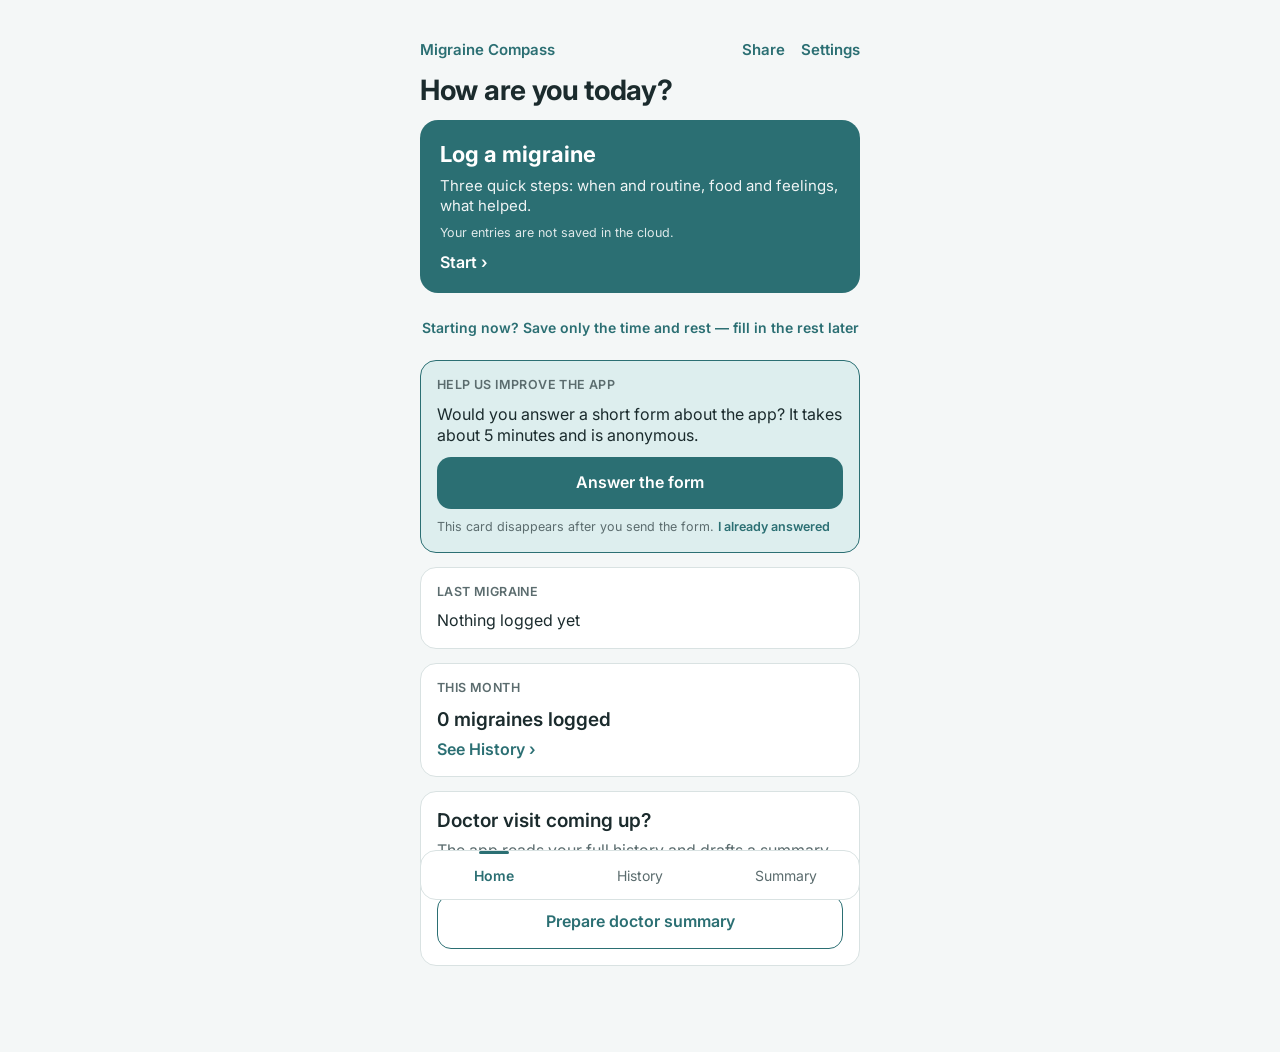
<file: index.html>
<!doctype html>
<html lang="en">
<head>
<meta charset="utf-8">
<meta name="viewport" content="width=device-width, initial-scale=1, viewport-fit=cover">
<meta name="theme-color" content="#2B6F73">
<meta name="apple-mobile-web-app-capable" content="yes">
<meta name="mobile-web-app-capable" content="yes">
<meta name="apple-mobile-web-app-title" content="Migraine Compass">
<meta name="apple-mobile-web-app-status-bar-style" content="default">
<title>Migraine Compass</title>
<link rel="manifest" href="manifest.webmanifest">
<link rel="icon" href="icons/icon.svg" type="image/svg+xml">
<link rel="apple-touch-icon" href="icons/apple-touch-icon.png">
<link rel="preconnect" href="https://fonts.gstatic.com" crossorigin>
<link rel="stylesheet" href="https://fonts.googleapis.com/css2?family=Inter:wght@400;500;600;700&display=swap">
<link rel="stylesheet" href="styles.css">
</head>
<body>
<div id="app" aria-live="polite"></div>
<div id="toast" role="status"></div>
<script src="i18n.js"></script>
<script src="app.js"></script>
</body>
</html>
</file>
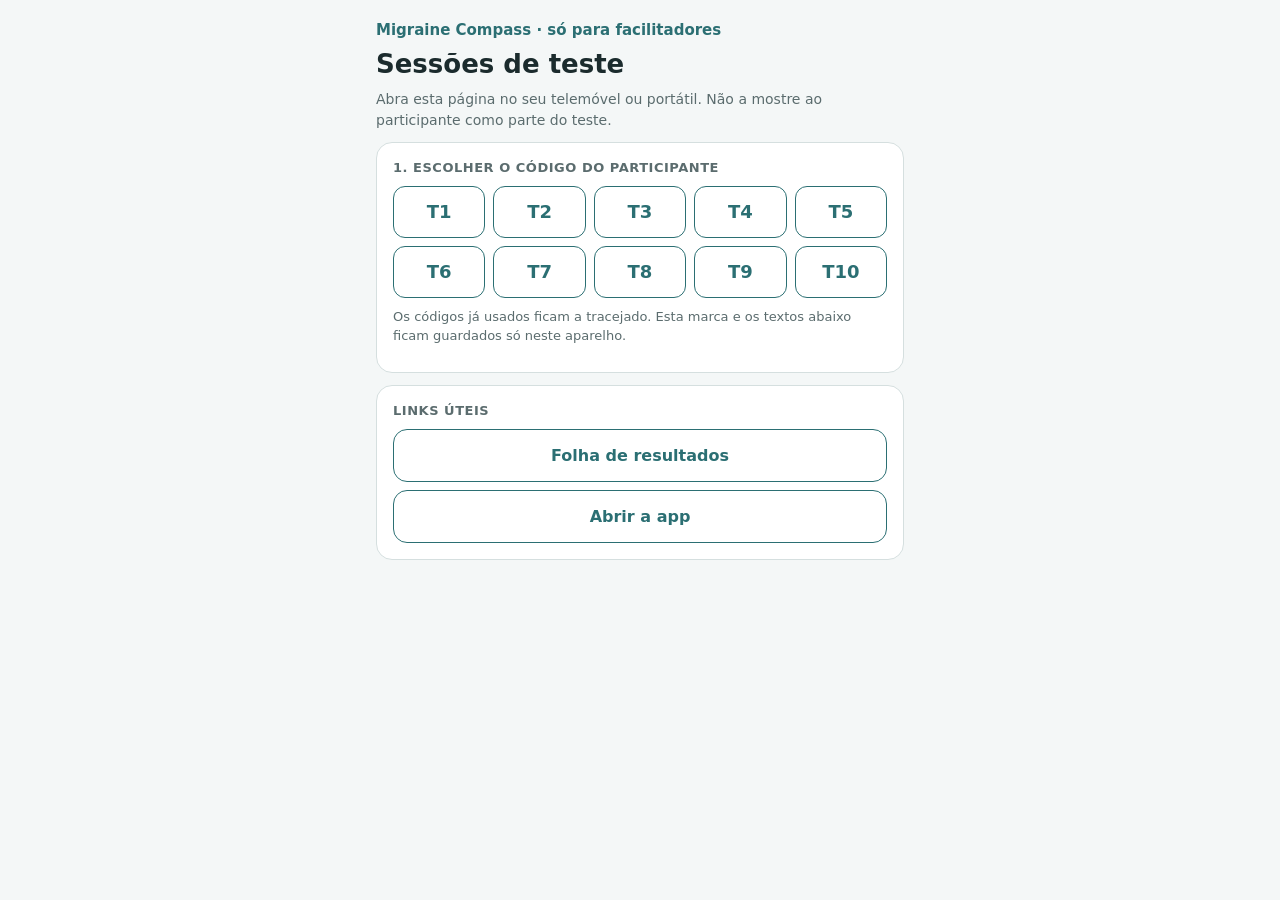
<file: sessao/index.html>
<!DOCTYPE html>
<html lang="pt-PT">
<head>
<meta charset="utf-8">
<meta name="viewport" content="width=device-width, initial-scale=1, viewport-fit=cover">
<meta name="robots" content="noindex, nofollow">
<title>Migraine Compass · Sessões de teste</title>
<link rel="icon" href="/icon-192.png">
<style>
:root{--bg:#F4F7F7;--card:#FFF;--ink:#1B2B2D;--muted:#5B6C6E;--primary:#2B6F73;--soft:#DCECEC;--line:#D5DFDF;--done:#9AA9AA;--rec:#C0392B}
@media (prefers-color-scheme:dark){:root{--bg:#111A1B;--card:#1A2526;--ink:#D9E4E4;--muted:#93A6A7;--primary:#4E908D;--soft:#203335;--line:#2A3A3B;--done:#5D6E6F;--rec:#E0675A}}
*{box-sizing:border-box}
body{margin:0;background:var(--bg);color:var(--ink);font:16px/1.45 Inter,system-ui,-apple-system,"Segoe UI",Roboto,sans-serif}
main{max-width:560px;margin:0 auto;padding:20px 16px 40px}
.top{color:var(--primary);font-weight:600;font-size:15px}
h1{font-size:26px;margin:4px 0 6px}
p{margin:0 0 10px}
.muted{color:var(--muted);font-size:14px}
.card{background:var(--card);border:1px solid var(--line);border-radius:16px;padding:16px;margin:12px 0}
ol{margin:6px 0 0;padding-left:20px} ol li{margin:4px 0}
.codes{display:grid;grid-template-columns:repeat(5,1fr);gap:8px;margin-top:8px}
.code{font:inherit;font-weight:700;font-size:18px;padding:12px 0;border-radius:12px;border:1.5px solid var(--primary);background:var(--card);color:var(--primary);cursor:pointer}
.code[aria-pressed=true]{background:var(--primary);color:#fff}
.code.used{border-style:dashed;color:var(--done);border-color:var(--done)}
.code.used[aria-pressed=true]{background:var(--done);color:#fff}
.label{font-size:13px;font-weight:600;letter-spacing:.04em;text-transform:uppercase;color:var(--muted);margin:0 0 8px}
.qrwrap{background:#fff;border-radius:12px;padding:10px;width:min(240px,70vw);margin:8px auto}
.qr{width:100%;height:auto;display:block}
.btn{display:block;width:100%;text-align:center;text-decoration:none;font:inherit;font-weight:700;padding:14px;border-radius:14px;border:0;background:var(--primary);color:#fff;cursor:pointer;margin-top:8px}
.btn.outline{background:transparent;color:var(--primary);border:1.5px solid var(--primary)}
.big{font-size:40px;font-weight:800;color:var(--primary);text-align:center;margin:0}
.small{font-size:13px}
a{color:var(--primary)}
.sec{font-weight:700;margin:16px 0 4px;color:var(--primary)}
.q{margin:10px 0 14px}
.q label{display:block;font-weight:600;font-size:15px;margin-bottom:6px}
.qrow{display:flex;gap:8px;align-items:flex-start}
textarea,input[type=text]{flex:1;width:100%;font:inherit;font-size:15px;color:var(--ink);background:var(--bg);border:1px solid var(--line);border-radius:12px;padding:10px 12px;min-height:44px}
textarea{min-height:70px;resize:vertical}
.mic{flex:none;width:52px;height:52px;border-radius:50%;border:1.5px solid var(--primary);background:var(--card);color:var(--primary);font-size:22px;cursor:pointer;display:grid;place-items:center}
.mic[disabled]{opacity:.35;cursor:not-allowed}
.mic.rec{background:var(--rec);border-color:var(--rec);color:#fff;animation:pulse 1.2s infinite}
.mic.busy{opacity:.6;cursor:progress}
@keyframes pulse{50%{box-shadow:0 0 0 8px rgba(192,57,43,.18)}}
.status{font-size:13px;color:var(--muted);min-height:18px;margin-top:4px}
.consent{display:flex;gap:10px;align-items:flex-start;background:var(--soft);border-radius:12px;padding:12px}
.consent input{width:22px;height:22px;margin-top:2px;flex:none}
.warn{color:var(--rec);font-size:13px}
</style>
</head>
<body>
<main>
  <div class="top">Migraine Compass · só para facilitadores</div>
  <h1>Sessões de teste</h1>
  <p class="muted">Abra esta página no seu telemóvel ou portátil. Não a mostre ao participante como parte do teste.</p>
  <div class="card">
    <p class="label">1. Escolher o código do participante</p>
    <div class="codes" id="codes"></div>
    <p class="muted small" style="margin-top:10px">Os códigos já usados ficam a tracejado. Esta marca e os textos abaixo ficam guardados só neste aparelho.</p>
  </div>
  <div id="panels"></div>
  <div class="card">
    <p class="label">Links úteis</p>
    <a class="btn outline" href="https://docs.google.com/spreadsheets/d/1HkFYwpGPPAi-QM-9GYHcIaAOdXdDjIM5D2pAPT6kwIw/edit" target="_blank" rel="noopener">Folha de resultados</a>
    <a class="btn outline" href="/" target="_blank" rel="noopener">Abrir a app</a>
  </div>
</main>
<script>
const QR = {"T1": "<svg class=\"qr\" role=\"img\" version=\"1.1\" viewBox=\"0 0 33 33\" xmlns=\"http://www.w3.org/2000/svg\"><path d=\"M2,2H3V3H2zM3,2H4V3H3zM4,2H5V3H4zM5,2H6V3H5zM6,2H7V3H6zM7,2H8V3H7zM8,2H9V3H8zM10,2H11V3H10zM11,2H12V3H11zM12,2H13V3H12zM13,2H14V3H13zM15,2H16V3H15zM19,2H20V3H19zM24,2H25V3H24zM25,2H26V3H25zM26,2H27V3H26zM27,2H28V3H27zM28,2H29V3H28zM29,2H30V3H29zM30,2H31V3H30zM2,3H3V4H2zM8,3H9V4H8zM10,3H11V4H10zM13,3H14V4H13zM14,3H15V4H14zM15,3H16V4H15zM18,3H19V4H18zM19,3H20V4H19zM20,3H21V4H20zM21,3H22V4H21zM24,3H25V4H24zM30,3H31V4H30zM2,4H3V5H2zM4,4H5V5H4zM5,4H6V5H5zM6,4H7V5H6zM8,4H9V5H8zM10,4H11V5H10zM11,4H12V5H11zM12,4H13V5H12zM15,4H16V5H15zM21,4H22V5H21zM24,4H25V5H24zM26,4H27V5H26zM27,4H28V5H27zM28,4H29V5H28zM30,4H31V5H30zM2,5H3V6H2zM4,5H5V6H4zM5,5H6V6H5zM6,5H7V6H6zM8,5H9V6H8zM11,5H12V6H11zM12,5H13V6H12zM13,5H14V6H13zM15,5H16V6H15zM16,5H17V6H16zM17,5H18V6H17zM19,5H20V6H19zM22,5H23V6H22zM24,5H25V6H24zM26,5H27V6H26zM27,5H28V6H27zM28,5H29V6H28zM30,5H31V6H30zM2,6H3V7H2zM4,6H5V7H4zM5,6H6V7H5zM6,6H7V7H6zM8,6H9V7H8zM10,6H11V7H10zM11,6H12V7H11zM12,6H13V7H12zM14,6H15V7H14zM15,6H16V7H15zM19,6H20V7H19zM21,6H22V7H21zM24,6H25V7H24zM26,6H27V7H26zM27,6H28V7H27zM28,6H29V7H28zM30,6H31V7H30zM2,7H3V8H2zM8,7H9V8H8zM12,7H13V8H12zM14,7H15V8H14zM16,7H17V8H16zM20,7H21V8H20zM24,7H25V8H24zM30,7H31V8H30zM2,8H3V9H2zM3,8H4V9H3zM4,8H5V9H4zM5,8H6V9H5zM6,8H7V9H6zM7,8H8V9H7zM8,8H9V9H8zM10,8H11V9H10zM12,8H13V9H12zM14,8H15V9H14zM16,8H17V9H16zM18,8H19V9H18zM20,8H21V9H20zM22,8H23V9H22zM24,8H25V9H24zM25,8H26V9H25zM26,8H27V9H26zM27,8H28V9H27zM28,8H29V9H28zM29,8H30V9H29zM30,8H31V9H30zM11,9H12V10H11zM12,9H13V10H12zM14,9H15V10H14zM15,9H16V10H15zM17,9H18V10H17zM18,9H19V10H18zM21,9H22V10H21zM22,9H23V10H22zM2,10H3V11H2zM5,10H6V11H5zM6,10H7V11H6zM7,10H8V11H7zM8,10H9V11H8zM9,10H10V11H9zM10,10H11V11H10zM11,10H12V11H11zM12,10H13V11H12zM15,10H16V11H15zM16,10H17V11H16zM18,10H19V11H18zM19,10H20V11H19zM20,10H21V11H20zM21,10H22V11H21zM22,10H23V11H22zM23,10H24V11H23zM26,10H27V11H26zM28,10H29V11H28zM29,10H30V11H29zM30,10H31V11H30zM2,11H3V12H2zM3,11H4V12H3zM9,11H10V12H9zM10,11H11V12H10zM11,11H12V12H11zM17,11H18V12H17zM18,11H19V12H18zM19,11H20V12H19zM20,11H21V12H20zM21,11H22V12H21zM25,11H26V12H25zM26,11H27V12H26zM28,11H29V12H28zM29,11H30V12H29zM4,12H5V13H4zM5,12H6V13H5zM6,12H7V13H6zM8,12H9V13H8zM11,12H12V13H11zM12,12H13V13H12zM14,12H15V13H14zM17,12H18V13H17zM23,12H24V13H23zM25,12H26V13H25zM28,12H29V13H28zM2,13H3V14H2zM4,13H5V14H4zM7,13H8V14H7zM9,13H10V14H9zM10,13H11V14H10zM17,13H18V14H17zM19,13H20V14H19zM20,13H21V14H20zM22,13H23V14H22zM23,13H24V14H23zM24,13H25V14H24zM25,13H26V14H25zM26,13H27V14H26zM27,13H28V14H27zM30,13H31V14H30zM2,14H3V15H2zM6,14H7V15H6zM7,14H8V15H7zM8,14H9V15H8zM11,14H12V15H11zM13,14H14V15H13zM16,14H17V15H16zM17,14H18V15H17zM22,14H23V15H22zM24,14H25V15H24zM30,14H31V15H30zM2,15H3V16H2zM3,15H4V16H3zM4,15H5V16H4zM5,15H6V16H5zM6,15H7V16H6zM9,15H10V16H9zM10,15H11V16H10zM11,15H12V16H11zM13,15H14V16H13zM15,15H16V16H15zM17,15H18V16H17zM18,15H19V16H18zM24,15H25V16H24zM25,15H26V16H25zM26,15H27V16H26zM27,15H28V16H27zM28,15H29V16H28zM29,15H30V16H29zM30,15H31V16H30zM2,16H3V17H2zM4,16H5V17H4zM5,16H6V17H5zM6,16H7V17H6zM7,16H8V17H7zM8,16H9V17H8zM11,16H12V17H11zM12,16H13V17H12zM13,16H14V17H13zM15,16H16V17H15zM17,16H18V17H17zM20,16H21V17H20zM21,16H22V17H21zM22,16H23V17H22zM23,16H24V17H23zM25,16H26V17H25zM28,16H29V17H28zM30,16H31V17H30zM3,17H4V18H3zM4,17H5V18H4zM5,17H6V18H5zM7,17H8V18H7zM9,17H10V18H9zM10,17H11V18H10zM11,17H12V18H11zM12,17H13V18H12zM20,17H21V18H20zM21,17H22V18H21zM23,17H24V18H23zM24,17H25V18H24zM25,17H26V18H25zM26,17H27V18H26zM28,17H29V18H28zM30,17H31V18H30zM2,18H3V19H2zM5,18H6V19H5zM7,18H8V19H7zM8,18H9V19H8zM9,18H10V19H9zM12,18H13V19H12zM16,18H17V19H16zM17,18H18V19H17zM21,18H22V19H21zM22,18H23V19H22zM25,18H26V19H25zM27,18H28V19H27zM2,19H3V20H2zM4,19H5V20H4zM5,19H6V20H5zM6,19H7V20H6zM7,19H8V20H7zM9,19H10V20H9zM13,19H14V20H13zM15,19H16V20H15zM17,19H18V20H17zM19,19H20V20H19zM20,19H21V20H20zM21,19H22V20H21zM22,19H23V20H22zM26,19H27V20H26zM28,19H29V20H28zM29,19H30V20H29zM2,20H3V21H2zM3,20H4V21H3zM4,20H5V21H4zM5,20H6V21H5zM7,20H8V21H7zM8,20H9V21H8zM12,20H13V21H12zM14,20H15V21H14zM17,20H18V21H17zM18,20H19V21H18zM19,20H20V21H19zM20,20H21V21H20zM21,20H22V21H21zM26,20H27V21H26zM27,20H28V21H27zM30,20H31V21H30zM2,21H3V22H2zM3,21H4V22H3zM7,21H8V22H7zM12,21H13V22H12zM14,21H15V22H14zM16,21H17V22H16zM18,21H19V22H18zM22,21H23V22H22zM24,21H25V22H24zM27,21H28V22H27zM28,21H29V22H28zM2,22H3V23H2zM3,22H4V23H3zM4,22H5V23H4zM6,22H7V23H6zM8,22H9V23H8zM11,22H12V23H11zM12,22H13V23H12zM13,22H14V23H13zM15,22H16V23H15zM16,22H17V23H16zM17,22H18V23H17zM18,22H19V23H18zM19,22H20V23H19zM21,22H22V23H21zM22,22H23V23H22zM23,22H24V23H23zM24,22H25V23H24zM25,22H26V23H25zM26,22H27V23H26zM27,22H28V23H27zM28,22H29V23H28zM29,22H30V23H29zM10,23H11V24H10zM11,23H12V24H11zM13,23H14V24H13zM16,23H17V24H16zM17,23H18V24H17zM20,23H21V24H20zM22,23H23V24H22zM26,23H27V24H26zM27,23H28V24H27zM2,24H3V25H2zM3,24H4V25H3zM4,24H5V25H4zM5,24H6V25H5zM6,24H7V25H6zM7,24H8V25H7zM8,24H9V25H8zM10,24H11V25H10zM11,24H12V25H11zM14,24H15V25H14zM16,24H17V25H16zM17,24H18V25H17zM21,24H22V25H21zM22,24H23V25H22zM24,24H25V25H24zM26,24H27V25H26zM27,24H28V25H27zM2,25H3V26H2zM8,25H9V26H8zM10,25H11V26H10zM11,25H12V26H11zM12,25H13V26H12zM14,25H15V26H14zM16,25H17V26H16zM17,25H18V26H17zM19,25H20V26H19zM21,25H22V26H21zM22,25H23V26H22zM26,25H27V26H26zM30,25H31V26H30zM2,26H3V27H2zM4,26H5V27H4zM5,26H6V27H5zM6,26H7V27H6zM8,26H9V27H8zM10,26H11V27H10zM13,26H14V27H13zM15,26H16V27H15zM16,26H17V27H16zM18,26H19V27H18zM21,26H22V27H21zM22,26H23V27H22zM23,26H24V27H23zM24,26H25V27H24zM25,26H26V27H25zM26,26H27V27H26zM27,26H28V27H27zM29,26H30V27H29zM2,27H3V28H2zM4,27H5V28H4zM5,27H6V28H5zM6,27H7V28H6zM8,27H9V28H8zM10,27H11V28H10zM13,27H14V28H13zM14,27H15V28H14zM17,27H18V28H17zM20,27H21V28H20zM22,27H23V28H22zM23,27H24V28H23zM30,27H31V28H30zM2,28H3V29H2zM4,28H5V29H4zM5,28H6V29H5zM6,28H7V29H6zM8,28H9V29H8zM11,28H12V29H11zM13,28H14V29H13zM15,28H16V29H15zM17,28H18V29H17zM22,28H23V29H22zM23,28H24V29H23zM25,28H26V29H25zM26,28H27V29H26zM28,28H29V29H28zM29,28H30V29H29zM30,28H31V29H30zM2,29H3V30H2zM8,29H9V30H8zM14,29H15V30H14zM15,29H16V30H15zM17,29H18V30H17zM18,29H19V30H18zM23,29H24V30H23zM24,29H25V30H24zM25,29H26V30H25zM26,29H27V30H26zM27,29H28V30H27zM28,29H29V30H28zM30,29H31V30H30zM2,30H3V31H2zM3,30H4V31H3zM4,30H5V31H4zM5,30H6V31H5zM6,30H7V31H6zM7,30H8V31H7zM8,30H9V31H8zM10,30H11V31H10zM11,30H12V31H11zM12,30H13V31H12zM15,30H16V31H15zM17,30H18V31H17zM18,30H19V31H18zM22,30H23V31H22z\" id=\"qr-path\" fill=\"#000000\" fill-opacity=\"1\" fill-rule=\"nonzero\" stroke=\"none\"/></svg>", "T2": "<svg class=\"qr\" role=\"img\" version=\"1.1\" viewBox=\"0 0 33 33\" xmlns=\"http://www.w3.org/2000/svg\"><path d=\"M2,2H3V3H2zM3,2H4V3H3zM4,2H5V3H4zM5,2H6V3H5zM6,2H7V3H6zM7,2H8V3H7zM8,2H9V3H8zM11,2H12V3H11zM12,2H13V3H12zM15,2H16V3H15zM19,2H20V3H19zM24,2H25V3H24zM25,2H26V3H25zM26,2H27V3H26zM27,2H28V3H27zM28,2H29V3H28zM29,2H30V3H29zM30,2H31V3H30zM2,3H3V4H2zM8,3H9V4H8zM10,3H11V4H10zM12,3H13V4H12zM13,3H14V4H13zM14,3H15V4H14zM16,3H17V4H16zM18,3H19V4H18zM19,3H20V4H19zM20,3H21V4H20zM22,3H23V4H22zM24,3H25V4H24zM30,3H31V4H30zM2,4H3V5H2zM4,4H5V5H4zM5,4H6V5H5zM6,4H7V5H6zM8,4H9V5H8zM10,4H11V5H10zM18,4H19V5H18zM24,4H25V5H24zM26,4H27V5H26zM27,4H28V5H27zM28,4H29V5H28zM30,4H31V5H30zM2,5H3V6H2zM4,5H5V6H4zM5,5H6V6H5zM6,5H7V6H6zM8,5H9V6H8zM10,5H11V6H10zM11,5H12V6H11zM15,5H16V6H15zM16,5H17V6H16zM17,5H18V6H17zM19,5H20V6H19zM22,5H23V6H22zM24,5H25V6H24zM26,5H27V6H26zM27,5H28V6H27zM28,5H29V6H28zM30,5H31V6H30zM2,6H3V7H2zM4,6H5V7H4zM5,6H6V7H5zM6,6H7V7H6zM8,6H9V7H8zM12,6H13V7H12zM13,6H14V7H13zM15,6H16V7H15zM16,6H17V7H16zM21,6H22V7H21zM22,6H23V7H22zM24,6H25V7H24zM26,6H27V7H26zM27,6H28V7H27zM28,6H29V7H28zM30,6H31V7H30zM2,7H3V8H2zM8,7H9V8H8zM11,7H12V8H11zM13,7H14V8H13zM16,7H17V8H16zM18,7H19V8H18zM19,7H20V8H19zM20,7H21V8H20zM24,7H25V8H24zM30,7H31V8H30zM2,8H3V9H2zM3,8H4V9H3zM4,8H5V9H4zM5,8H6V9H5zM6,8H7V9H6zM7,8H8V9H7zM8,8H9V9H8zM10,8H11V9H10zM12,8H13V9H12zM14,8H15V9H14zM16,8H17V9H16zM18,8H19V9H18zM20,8H21V9H20zM22,8H23V9H22zM24,8H25V9H24zM25,8H26V9H25zM26,8H27V9H26zM27,8H28V9H27zM28,8H29V9H28zM29,8H30V9H29zM30,8H31V9H30zM10,9H11V10H10zM11,9H12V10H11zM12,9H13V10H12zM13,9H14V10H13zM14,9H15V10H14zM16,9H17V10H16zM17,9H18V10H17zM18,9H19V10H18zM2,10H3V11H2zM8,10H9V11H8zM10,10H11V11H10zM14,10H15V11H14zM16,10H17V11H16zM19,10H20V11H19zM20,10H21V11H20zM22,10H23V11H22zM23,10H24V11H23zM24,10H25V11H24zM27,10H28V11H27zM28,10H29V11H28zM29,10H30V11H29zM5,11H6V12H5zM6,11H7V12H6zM7,11H8V12H7zM11,11H12V12H11zM12,11H13V12H12zM14,11H15V12H14zM17,11H18V12H17zM18,11H19V12H18zM19,11H20V12H19zM20,11H21V12H20zM21,11H22V12H21zM25,11H26V12H25zM26,11H27V12H26zM28,11H29V12H28zM29,11H30V12H29zM3,12H4V13H3zM4,12H5V13H4zM5,12H6V13H5zM7,12H8V13H7zM8,12H9V13H8zM10,12H11V13H10zM11,12H12V13H11zM13,12H14V13H13zM14,12H15V13H14zM16,12H17V13H16zM17,12H18V13H17zM19,12H20V13H19zM22,12H23V13H22zM23,12H24V13H23zM4,13H5V14H4zM6,13H7V14H6zM12,13H13V14H12zM14,13H15V14H14zM17,13H18V14H17zM18,13H19V14H18zM20,13H21V14H20zM22,13H23V14H22zM23,13H24V14H23zM26,13H27V14H26zM27,13H28V14H27zM3,14H4V15H3zM4,14H5V15H4zM5,14H6V15H5zM7,14H8V15H7zM8,14H9V15H8zM9,14H10V15H9zM10,14H11V15H10zM12,14H13V15H12zM14,14H15V15H14zM16,14H17V15H16zM17,14H18V15H17zM22,14H23V15H22zM24,14H25V15H24zM30,14H31V15H30zM5,15H6V16H5zM7,15H8V16H7zM9,15H10V16H9zM11,15H12V16H11zM12,15H13V16H12zM16,15H17V16H16zM17,15H18V16H17zM18,15H19V16H18zM21,15H22V16H21zM22,15H23V16H22zM24,15H25V16H24zM25,15H26V16H25zM26,15H27V16H26zM29,15H30V16H29zM30,15H31V16H30zM3,16H4V17H3zM4,16H5V17H4zM5,16H6V17H5zM6,16H7V17H6zM8,16H9V17H8zM10,16H11V17H10zM12,16H13V17H12zM13,16H14V17H13zM14,16H15V17H14zM15,16H16V17H15zM17,16H18V17H17zM18,16H19V17H18zM20,16H21V17H20zM22,16H23V17H22zM23,16H24V17H23zM24,16H25V17H24zM25,16H26V17H25zM27,16H28V17H27zM28,16H29V17H28zM2,17H3V18H2zM7,17H8V18H7zM9,17H10V18H9zM10,17H11V18H10zM11,17H12V18H11zM12,17H13V18H12zM13,17H14V18H13zM16,17H17V18H16zM20,17H21V18H20zM21,17H22V18H21zM23,17H24V18H23zM24,17H25V18H24zM25,17H26V18H25zM26,17H27V18H26zM28,17H29V18H28zM30,17H31V18H30zM2,18H3V19H2zM3,18H4V19H3zM6,18H7V19H6zM7,18H8V19H7zM8,18H9V19H8zM11,18H12V19H11zM12,18H13V19H12zM13,18H14V19H13zM14,18H15V19H14zM17,18H18V19H17zM19,18H20V19H19zM21,18H22V19H21zM27,18H28V19H27zM28,18H29V19H28zM2,19H3V20H2zM4,19H5V20H4zM11,19H12V20H11zM12,19H13V20H12zM13,19H14V20H13zM14,19H15V20H14zM15,19H16V20H15zM17,19H18V20H17zM18,19H19V20H18zM20,19H21V20H20zM21,19H22V20H21zM22,19H23V20H22zM24,19H25V20H24zM25,19H26V20H25zM26,19H27V20H26zM28,19H29V20H28zM29,19H30V20H29zM30,19H31V20H30zM2,20H3V21H2zM3,20H4V21H3zM7,20H8V21H7zM8,20H9V21H8zM9,20H10V21H9zM10,20H11V21H10zM12,20H13V21H12zM13,20H14V21H13zM17,20H18V21H17zM18,20H19V21H18zM19,20H20V21H19zM20,20H21V21H20zM21,20H22V21H21zM26,20H27V21H26zM27,20H28V21H27zM30,20H31V21H30zM2,21H3V22H2zM4,21H5V22H4zM5,21H6V22H5zM6,21H7V22H6zM9,21H10V22H9zM13,21H14V22H13zM14,21H15V22H14zM15,21H16V22H15zM18,21H19V22H18zM21,21H22V22H21zM24,21H25V22H24zM2,22H3V23H2zM5,22H6V23H5zM6,22H7V23H6zM7,22H8V23H7zM8,22H9V23H8zM11,22H12V23H11zM16,22H17V23H16zM17,22H18V23H17zM19,22H20V23H19zM22,22H23V23H22zM23,22H24V23H23zM24,22H25V23H24zM25,22H26V23H25zM26,22H27V23H26zM28,22H29V23H28zM29,22H30V23H29zM30,22H31V23H30zM10,23H11V24H10zM14,23H15V24H14zM16,23H17V24H16zM17,23H18V24H17zM20,23H21V24H20zM22,23H23V24H22zM26,23H27V24H26zM27,23H28V24H27zM2,24H3V25H2zM3,24H4V25H3zM4,24H5V25H4zM5,24H6V25H5zM6,24H7V25H6zM7,24H8V25H7zM8,24H9V25H8zM11,24H12V25H11zM13,24H14V25H13zM17,24H18V25H17zM19,24H20V25H19zM21,24H22V25H21zM22,24H23V25H22zM24,24H25V25H24zM26,24H27V25H26zM27,24H28V25H27zM28,24H29V25H28zM2,25H3V26H2zM8,25H9V26H8zM11,25H12V26H11zM13,25H14V26H13zM14,25H15V26H14zM16,25H17V26H16zM17,25H18V26H17zM18,25H19V26H18zM21,25H22V26H21zM22,25H23V26H22zM26,25H27V26H26zM2,26H3V27H2zM4,26H5V27H4zM5,26H6V27H5zM6,26H7V27H6zM8,26H9V27H8zM12,26H13V27H12zM13,26H14V27H13zM15,26H16V27H15zM16,26H17V27H16zM18,26H19V27H18zM21,26H22V27H21zM22,26H23V27H22zM23,26H24V27H23zM24,26H25V27H24zM25,26H26V27H25zM26,26H27V27H26zM27,26H28V27H27zM29,26H30V27H29zM2,27H3V28H2zM4,27H5V28H4zM5,27H6V28H5zM6,27H7V28H6zM8,27H9V28H8zM11,27H12V28H11zM12,27H13V28H12zM13,27H14V28H13zM15,27H16V28H15zM16,27H17V28H16zM17,27H18V28H17zM20,27H21V28H20zM21,27H22V28H21zM23,27H24V28H23zM27,27H28V28H27zM28,27H29V28H28zM30,27H31V28H30zM2,28H3V29H2zM4,28H5V29H4zM5,28H6V29H5zM6,28H7V29H6zM8,28H9V29H8zM14,28H15V29H14zM16,28H17V29H16zM17,28H18V29H17zM18,28H19V29H18zM21,28H22V29H21zM22,28H23V29H22zM23,28H24V29H23zM24,28H25V29H24zM25,28H26V29H25zM26,28H27V29H26zM27,28H28V29H27zM28,28H29V29H28zM29,28H30V29H29zM2,29H3V30H2zM8,29H9V30H8zM11,29H12V30H11zM13,29H14V30H13zM14,29H15V30H14zM17,29H18V30H17zM18,29H19V30H18zM23,29H24V30H23zM24,29H25V30H24zM25,29H26V30H25zM26,29H27V30H26zM27,29H28V30H27zM28,29H29V30H28zM30,29H31V30H30zM2,30H3V31H2zM3,30H4V31H3zM4,30H5V31H4zM5,30H6V31H5zM6,30H7V31H6zM7,30H8V31H7zM8,30H9V31H8zM10,30H11V31H10zM11,30H12V31H11zM15,30H16V31H15zM16,30H17V31H16zM17,30H18V31H17zM18,30H19V31H18zM19,30H20V31H19zM25,30H26V31H25zM28,30H29V31H28z\" id=\"qr-path\" fill=\"#000000\" fill-opacity=\"1\" fill-rule=\"nonzero\" stroke=\"none\"/></svg>", "T3": "<svg class=\"qr\" role=\"img\" version=\"1.1\" viewBox=\"0 0 33 33\" xmlns=\"http://www.w3.org/2000/svg\"><path d=\"M2,2H3V3H2zM3,2H4V3H3zM4,2H5V3H4zM5,2H6V3H5zM6,2H7V3H6zM7,2H8V3H7zM8,2H9V3H8zM10,2H11V3H10zM11,2H12V3H11zM14,2H15V3H14zM15,2H16V3H15zM17,2H18V3H17zM18,2H19V3H18zM24,2H25V3H24zM25,2H26V3H25zM26,2H27V3H26zM27,2H28V3H27zM28,2H29V3H28zM29,2H30V3H29zM30,2H31V3H30zM2,3H3V4H2zM8,3H9V4H8zM15,3H16V4H15zM18,3H19V4H18zM19,3H20V4H19zM20,3H21V4H20zM21,3H22V4H21zM24,3H25V4H24zM30,3H31V4H30zM2,4H3V5H2zM4,4H5V5H4zM5,4H6V5H5zM6,4H7V5H6zM8,4H9V5H8zM11,4H12V5H11zM12,4H13V5H12zM19,4H20V5H19zM20,4H21V5H20zM24,4H25V5H24zM26,4H27V5H26zM27,4H28V5H27zM28,4H29V5H28zM30,4H31V5H30zM2,5H3V6H2zM4,5H5V6H4zM5,5H6V6H5zM6,5H7V6H6zM8,5H9V6H8zM10,5H11V6H10zM11,5H12V6H11zM12,5H13V6H12zM13,5H14V6H13zM15,5H16V6H15zM20,5H21V6H20zM24,5H25V6H24zM26,5H27V6H26zM27,5H28V6H27zM28,5H29V6H28zM30,5H31V6H30zM2,6H3V7H2zM4,6H5V7H4zM5,6H6V7H5zM6,6H7V7H6zM8,6H9V7H8zM10,6H11V7H10zM11,6H12V7H11zM14,6H15V7H14zM17,6H18V7H17zM24,6H25V7H24zM26,6H27V7H26zM27,6H28V7H27zM28,6H29V7H28zM30,6H31V7H30zM2,7H3V8H2zM8,7H9V8H8zM10,7H11V8H10zM12,7H13V8H12zM13,7H14V8H13zM15,7H16V8H15zM18,7H19V8H18zM19,7H20V8H19zM20,7H21V8H20zM21,7H22V8H21zM22,7H23V8H22zM24,7H25V8H24zM30,7H31V8H30zM2,8H3V9H2zM3,8H4V9H3zM4,8H5V9H4zM5,8H6V9H5zM6,8H7V9H6zM7,8H8V9H7zM8,8H9V9H8zM10,8H11V9H10zM12,8H13V9H12zM14,8H15V9H14zM16,8H17V9H16zM18,8H19V9H18zM20,8H21V9H20zM22,8H23V9H22zM24,8H25V9H24zM25,8H26V9H25zM26,8H27V9H26zM27,8H28V9H27zM28,8H29V9H28zM29,8H30V9H29zM30,8H31V9H30zM10,9H11V10H10zM13,9H14V10H13zM14,9H15V10H14zM16,9H17V10H16zM19,9H20V10H19zM20,9H21V10H20zM2,10H3V11H2zM6,10H7V11H6zM8,10H9V11H8zM9,10H10V11H9zM10,10H11V11H10zM11,10H12V11H11zM13,10H14V11H13zM14,10H15V11H14zM15,10H16V11H15zM17,10H18V11H17zM19,10H20V11H19zM20,10H21V11H20zM21,10H22V11H21zM23,10H24V11H23zM24,10H25V11H24zM25,10H26V11H25zM26,10H27V11H26zM27,10H28V11H27zM30,10H31V11H30zM2,11H3V12H2zM4,11H5V12H4zM5,11H6V12H5zM9,11H10V12H9zM10,11H11V12H10zM11,11H12V12H11zM12,11H13V12H12zM14,11H15V12H14zM15,11H16V12H15zM17,11H18V12H17zM19,11H20V12H19zM20,11H21V12H20zM24,11H25V12H24zM25,11H26V12H25zM26,11H27V12H26zM27,11H28V12H27zM28,11H29V12H28zM29,11H30V12H29zM30,11H31V12H30zM3,12H4V13H3zM7,12H8V13H7zM8,12H9V13H8zM9,12H10V13H9zM12,12H13V13H12zM13,12H14V13H13zM16,12H17V13H16zM17,12H18V13H17zM18,12H19V13H18zM20,12H21V13H20zM22,12H23V13H22zM23,12H24V13H23zM24,12H25V13H24zM25,12H26V13H25zM26,12H27V13H26zM30,12H31V13H30zM2,13H3V14H2zM3,13H4V14H3zM7,13H8V14H7zM10,13H11V14H10zM12,13H13V14H12zM19,13H20V14H19zM22,13H23V14H22zM24,13H25V14H24zM25,13H26V14H25zM27,13H28V14H27zM29,13H30V14H29zM30,13H31V14H30zM3,14H4V15H3zM4,14H5V15H4zM5,14H6V15H5zM6,14H7V15H6zM8,14H9V15H8zM9,14H10V15H9zM10,14H11V15H10zM11,14H12V15H11zM12,14H13V15H12zM16,14H17V15H16zM18,14H19V15H18zM19,14H20V15H19zM22,14H23V15H22zM23,14H24V15H23zM25,14H26V15H25zM29,14H30V15H29zM2,15H3V16H2zM6,15H7V16H6zM9,15H10V16H9zM10,15H11V16H10zM15,15H16V16H15zM17,15H18V16H17zM18,15H19V16H18zM24,15H25V16H24zM25,15H26V16H25zM26,15H27V16H26zM27,15H28V16H27zM28,15H29V16H28zM29,15H30V16H29zM30,15H31V16H30zM2,16H3V17H2zM3,16H4V17H3zM6,16H7V17H6zM7,16H8V17H7zM8,16H9V17H8zM10,16H11V17H10zM12,16H13V17H12zM14,16H15V17H14zM15,16H16V17H15zM17,16H18V17H17zM19,16H20V17H19zM22,16H23V17H22zM23,16H24V17H23zM26,16H27V17H26zM27,16H28V17H27zM28,16H29V17H28zM30,16H31V17H30zM2,17H3V18H2zM3,17H4V18H3zM4,17H5V18H4zM6,17H7V18H6zM9,17H10V18H9zM14,17H15V18H14zM16,17H17V18H16zM17,17H18V18H17zM19,17H20V18H19zM21,17H22V18H21zM22,17H23V18H22zM24,17H25V18H24zM29,17H30V18H29zM30,17H31V18H30zM3,18H4V19H3zM4,18H5V19H4zM6,18H7V19H6zM7,18H8V19H7zM8,18H9V19H8zM13,18H14V19H13zM14,18H15V19H14zM15,18H16V19H15zM16,18H17V19H16zM19,18H20V19H19zM22,18H23V19H22zM23,18H24V19H23zM29,18H30V19H29zM2,19H3V20H2zM4,19H5V20H4zM6,19H7V20H6zM7,19H8V20H7zM9,19H10V20H9zM10,19H11V20H10zM11,19H12V20H11zM16,19H17V20H16zM17,19H18V20H17zM18,19H19V20H18zM20,19H21V20H20zM24,19H25V20H24zM25,19H26V20H25zM26,19H27V20H26zM27,19H28V20H27zM29,19H30V20H29zM30,19H31V20H30zM6,20H7V21H6zM8,20H9V21H8zM9,20H10V21H9zM11,20H12V21H11zM15,20H16V21H15zM16,20H17V21H16zM17,20H18V21H17zM18,20H19V21H18zM19,20H20V21H19zM22,20H23V21H22zM28,20H29V21H28zM30,20H31V21H30zM4,21H5V22H4zM5,21H6V22H5zM6,21H7V22H6zM9,21H10V22H9zM10,21H11V22H10zM11,21H12V22H11zM15,21H16V22H15zM17,21H18V22H17zM19,21H20V22H19zM20,21H21V22H20zM21,21H22V22H21zM23,21H24V22H23zM25,21H26V22H25zM26,21H27V22H26zM29,21H30V22H29zM30,21H31V22H30zM2,22H3V23H2zM3,22H4V23H3zM4,22H5V23H4zM8,22H9V23H8zM9,22H10V23H9zM13,22H14V23H13zM14,22H15V23H14zM15,22H16V23H15zM19,22H20V23H19zM21,22H22V23H21zM22,22H23V23H22zM23,22H24V23H23zM24,22H25V23H24zM25,22H26V23H25zM26,22H27V23H26zM27,22H28V23H27zM30,22H31V23H30zM10,23H11V24H10zM11,23H12V24H11zM12,23H13V24H12zM14,23H15V24H14zM15,23H16V24H15zM16,23H17V24H16zM17,23H18V24H17zM18,23H19V24H18zM20,23H21V24H20zM21,23H22V24H21zM22,23H23V24H22zM26,23H27V24H26zM30,23H31V24H30zM2,24H3V25H2zM3,24H4V25H3zM4,24H5V25H4zM5,24H6V25H5zM6,24H7V25H6zM7,24H8V25H7zM8,24H9V25H8zM10,24H11V25H10zM11,24H12V25H11zM12,24H13V25H12zM13,24H14V25H13zM17,24H18V25H17zM18,24H19V25H18zM20,24H21V25H20zM21,24H22V25H21zM22,24H23V25H22zM24,24H25V25H24zM26,24H27V25H26zM27,24H28V25H27zM28,24H29V25H28zM30,24H31V25H30zM2,25H3V26H2zM8,25H9V26H8zM11,25H12V26H11zM12,25H13V26H12zM13,25H14V26H13zM14,25H15V26H14zM16,25H17V26H16zM19,25H20V26H19zM20,25H21V26H20zM21,25H22V26H21zM22,25H23V26H22zM26,25H27V26H26zM29,25H30V26H29zM30,25H31V26H30zM2,26H3V27H2zM4,26H5V27H4zM5,26H6V27H5zM6,26H7V27H6zM8,26H9V27H8zM10,26H11V27H10zM11,26H12V27H11zM13,26H14V27H13zM14,26H15V27H14zM15,26H16V27H15zM16,26H17V27H16zM17,26H18V27H17zM19,26H20V27H19zM21,26H22V27H21zM22,26H23V27H22zM23,26H24V27H23zM24,26H25V27H24zM25,26H26V27H25zM26,26H27V27H26zM27,26H28V27H27zM30,26H31V27H30zM2,27H3V28H2zM4,27H5V28H4zM5,27H6V28H5zM6,27H7V28H6zM8,27H9V28H8zM12,27H13V28H12zM14,27H15V28H14zM17,27H18V28H17zM20,27H21V28H20zM22,27H23V28H22zM23,27H24V28H23zM30,27H31V28H30zM2,28H3V29H2zM4,28H5V29H4zM5,28H6V29H5zM6,28H7V29H6zM8,28H9V29H8zM11,28H12V29H11zM12,28H13V29H12zM14,28H15V29H14zM15,28H16V29H15zM16,28H17V29H16zM17,28H18V29H17zM19,28H20V29H19zM20,28H21V29H20zM21,28H22V29H21zM22,28H23V29H22zM23,28H24V29H23zM27,28H28V29H27zM28,28H29V29H28zM29,28H30V29H29zM30,28H31V29H30zM2,29H3V30H2zM8,29H9V30H8zM11,29H12V30H11zM15,29H16V30H15zM18,29H19V30H18zM19,29H20V30H19zM20,29H21V30H20zM22,29H23V30H22zM24,29H25V30H24zM27,29H28V30H27zM29,29H30V30H29zM30,29H31V30H30zM2,30H3V31H2zM3,30H4V31H3zM4,30H5V31H4zM5,30H6V31H5zM6,30H7V31H6zM7,30H8V31H7zM8,30H9V31H8zM10,30H11V31H10zM11,30H12V31H11zM12,30H13V31H12zM13,30H14V31H13zM18,30H19V31H18zM19,30H20V31H19zM21,30H22V31H21zM22,30H23V31H22zM23,30H24V31H23zM25,30H26V31H25zM27,30H28V31H27zM29,30H30V31H29z\" id=\"qr-path\" fill=\"#000000\" fill-opacity=\"1\" fill-rule=\"nonzero\" stroke=\"none\"/></svg>", "T4": "<svg class=\"qr\" role=\"img\" version=\"1.1\" viewBox=\"0 0 33 33\" xmlns=\"http://www.w3.org/2000/svg\"><path d=\"M2,2H3V3H2zM3,2H4V3H3zM4,2H5V3H4zM5,2H6V3H5zM6,2H7V3H6zM7,2H8V3H7zM8,2H9V3H8zM15,2H16V3H15zM19,2H20V3H19zM24,2H25V3H24zM25,2H26V3H25zM26,2H27V3H26zM27,2H28V3H27zM28,2H29V3H28zM29,2H30V3H29zM30,2H31V3H30zM2,3H3V4H2zM8,3H9V4H8zM10,3H11V4H10zM12,3H13V4H12zM16,3H17V4H16zM18,3H19V4H18zM19,3H20V4H19zM20,3H21V4H20zM22,3H23V4H22zM24,3H25V4H24zM30,3H31V4H30zM2,4H3V5H2zM4,4H5V5H4zM5,4H6V5H5zM6,4H7V5H6zM8,4H9V5H8zM10,4H11V5H10zM11,4H12V5H11zM12,4H13V5H12zM18,4H19V5H18zM24,4H25V5H24zM26,4H27V5H26zM27,4H28V5H27zM28,4H29V5H28zM30,4H31V5H30zM2,5H3V6H2zM4,5H5V6H4zM5,5H6V6H5zM6,5H7V6H6zM8,5H9V6H8zM10,5H11V6H10zM11,5H12V6H11zM15,5H16V6H15zM16,5H17V6H16zM17,5H18V6H17zM19,5H20V6H19zM22,5H23V6H22zM24,5H25V6H24zM26,5H27V6H26zM27,5H28V6H27zM28,5H29V6H28zM30,5H31V6H30zM2,6H3V7H2zM4,6H5V7H4zM5,6H6V7H5zM6,6H7V7H6zM8,6H9V7H8zM12,6H13V7H12zM13,6H14V7H13zM15,6H16V7H15zM16,6H17V7H16zM21,6H22V7H21zM22,6H23V7H22zM24,6H25V7H24zM26,6H27V7H26zM27,6H28V7H27zM28,6H29V7H28zM30,6H31V7H30zM2,7H3V8H2zM8,7H9V8H8zM11,7H12V8H11zM12,7H13V8H12zM16,7H17V8H16zM18,7H19V8H18zM19,7H20V8H19zM20,7H21V8H20zM24,7H25V8H24zM30,7H31V8H30zM2,8H3V9H2zM3,8H4V9H3zM4,8H5V9H4zM5,8H6V9H5zM6,8H7V9H6zM7,8H8V9H7zM8,8H9V9H8zM10,8H11V9H10zM12,8H13V9H12zM14,8H15V9H14zM16,8H17V9H16zM18,8H19V9H18zM20,8H21V9H20zM22,8H23V9H22zM24,8H25V9H24zM25,8H26V9H25zM26,8H27V9H26zM27,8H28V9H27zM28,8H29V9H28zM29,8H30V9H29zM30,8H31V9H30zM10,9H11V10H10zM16,9H17V10H16zM17,9H18V10H17zM18,9H19V10H18zM2,10H3V11H2zM8,10H9V11H8zM10,10H11V11H10zM11,10H12V11H11zM16,10H17V11H16zM19,10H20V11H19zM20,10H21V11H20zM22,10H23V11H22zM23,10H24V11H23zM24,10H25V11H24zM27,10H28V11H27zM28,10H29V11H28zM29,10H30V11H29zM2,11H3V12H2zM3,11H4V12H3zM4,11H5V12H4zM6,11H7V12H6zM9,11H10V12H9zM13,11H14V12H13zM17,11H18V12H17zM18,11H19V12H18zM19,11H20V12H19zM20,11H21V12H20zM21,11H22V12H21zM25,11H26V12H25zM26,11H27V12H26zM28,11H29V12H28zM29,11H30V12H29zM3,12H4V13H3zM4,12H5V13H4zM5,12H6V13H5zM8,12H9V13H8zM11,12H12V13H11zM13,12H14V13H13zM16,12H17V13H16zM17,12H18V13H17zM19,12H20V13H19zM22,12H23V13H22zM23,12H24V13H23zM4,13H5V14H4zM7,13H8V14H7zM10,13H11V14H10zM11,13H12V14H11zM12,13H13V14H12zM17,13H18V14H17zM18,13H19V14H18zM20,13H21V14H20zM22,13H23V14H22zM23,13H24V14H23zM26,13H27V14H26zM27,13H28V14H27zM3,14H4V15H3zM4,14H5V15H4zM6,14H7V15H6zM7,14H8V15H7zM8,14H9V15H8zM11,14H12V15H11zM13,14H14V15H13zM14,14H15V15H14zM16,14H17V15H16zM17,14H18V15H17zM22,14H23V15H22zM24,14H25V15H24zM30,14H31V15H30zM3,15H4V16H3zM4,15H5V16H4zM6,15H7V16H6zM12,15H13V16H12zM13,15H14V16H13zM14,15H15V16H14zM16,15H17V16H16zM17,15H18V16H17zM18,15H19V16H18zM21,15H22V16H21zM22,15H23V16H22zM24,15H25V16H24zM25,15H26V16H25zM26,15H27V16H26zM29,15H30V16H29zM30,15H31V16H30zM2,16H3V17H2zM6,16H7V17H6zM7,16H8V17H7zM8,16H9V17H8zM9,16H10V17H9zM10,16H11V17H10zM13,16H14V17H13zM14,16H15V17H14zM16,16H17V17H16zM17,16H18V17H17zM18,16H19V17H18zM20,16H21V17H20zM22,16H23V17H22zM23,16H24V17H23zM24,16H25V17H24zM25,16H26V17H25zM27,16H28V17H27zM28,16H29V17H28zM2,17H3V18H2zM5,17H6V18H5zM10,17H11V18H10zM11,17H12V18H11zM12,17H13V18H12zM14,17H15V18H14zM16,17H17V18H16zM20,17H21V18H20zM21,17H22V18H21zM23,17H24V18H23zM24,17H25V18H24zM25,17H26V18H25zM26,17H27V18H26zM28,17H29V18H28zM30,17H31V18H30zM2,18H3V19H2zM4,18H5V19H4zM5,18H6V19H5zM6,18H7V19H6zM7,18H8V19H7zM8,18H9V19H8zM10,18H11V19H10zM11,18H12V19H11zM13,18H14V19H13zM17,18H18V19H17zM19,18H20V19H19zM21,18H22V19H21zM27,18H28V19H27zM28,18H29V19H28zM2,19H3V20H2zM3,19H4V20H3zM5,19H6V20H5zM7,19H8V20H7zM9,19H10V20H9zM11,19H12V20H11zM12,19H13V20H12zM14,19H15V20H14zM15,19H16V20H15zM17,19H18V20H17zM18,19H19V20H18zM20,19H21V20H20zM21,19H22V20H21zM22,19H23V20H22zM24,19H25V20H24zM25,19H26V20H25zM26,19H27V20H26zM28,19H29V20H28zM29,19H30V20H29zM30,19H31V20H30zM2,20H3V21H2zM3,20H4V21H3zM6,20H7V21H6zM7,20H8V21H7zM8,20H9V21H8zM10,20H11V21H10zM11,20H12V21H11zM12,20H13V21H12zM13,20H14V21H13zM17,20H18V21H17zM18,20H19V21H18zM19,20H20V21H19zM20,20H21V21H20zM21,20H22V21H21zM26,20H27V21H26zM27,20H28V21H27zM30,20H31V21H30zM2,21H3V22H2zM5,21H6V22H5zM7,21H8V22H7zM11,21H12V22H11zM12,21H13V22H12zM15,21H16V22H15zM18,21H19V22H18zM21,21H22V22H21zM24,21H25V22H24zM2,22H3V23H2zM4,22H5V23H4zM5,22H6V23H5zM8,22H9V23H8zM9,22H10V23H9zM10,22H11V23H10zM11,22H12V23H11zM12,22H13V23H12zM16,22H17V23H16zM17,22H18V23H17zM19,22H20V23H19zM22,22H23V23H22zM23,22H24V23H23zM24,22H25V23H24zM25,22H26V23H25zM26,22H27V23H26zM28,22H29V23H28zM29,22H30V23H29zM30,22H31V23H30zM10,23H11V24H10zM12,23H13V24H12zM16,23H17V24H16zM17,23H18V24H17zM20,23H21V24H20zM22,23H23V24H22zM26,23H27V24H26zM27,23H28V24H27zM2,24H3V25H2zM3,24H4V25H3zM4,24H5V25H4zM5,24H6V25H5zM6,24H7V25H6zM7,24H8V25H7zM8,24H9V25H8zM11,24H12V25H11zM17,24H18V25H17zM19,24H20V25H19zM21,24H22V25H21zM22,24H23V25H22zM24,24H25V25H24zM26,24H27V25H26zM27,24H28V25H27zM28,24H29V25H28zM2,25H3V26H2zM8,25H9V26H8zM11,25H12V26H11zM12,25H13V26H12zM14,25H15V26H14zM16,25H17V26H16zM17,25H18V26H17zM18,25H19V26H18zM21,25H22V26H21zM22,25H23V26H22zM26,25H27V26H26zM2,26H3V27H2zM4,26H5V27H4zM5,26H6V27H5zM6,26H7V27H6zM8,26H9V27H8zM11,26H12V27H11zM13,26H14V27H13zM14,26H15V27H14zM15,26H16V27H15zM16,26H17V27H16zM18,26H19V27H18zM21,26H22V27H21zM22,26H23V27H22zM23,26H24V27H23zM24,26H25V27H24zM25,26H26V27H25zM26,26H27V27H26zM27,26H28V27H27zM29,26H30V27H29zM2,27H3V28H2zM4,27H5V28H4zM5,27H6V28H5zM6,27H7V28H6zM8,27H9V28H8zM13,27H14V28H13zM14,27H15V28H14zM16,27H17V28H16zM17,27H18V28H17zM20,27H21V28H20zM21,27H22V28H21zM23,27H24V28H23zM27,27H28V28H27zM28,27H29V28H28zM30,27H31V28H30zM2,28H3V29H2zM4,28H5V29H4zM5,28H6V29H5zM6,28H7V29H6zM8,28H9V29H8zM12,28H13V29H12zM14,28H15V29H14zM16,28H17V29H16zM17,28H18V29H17zM18,28H19V29H18zM21,28H22V29H21zM22,28H23V29H22zM23,28H24V29H23zM24,28H25V29H24zM25,28H26V29H25zM26,28H27V29H26zM27,28H28V29H27zM28,28H29V29H28zM29,28H30V29H29zM2,29H3V30H2zM8,29H9V30H8zM11,29H12V30H11zM16,29H17V30H16zM17,29H18V30H17zM18,29H19V30H18zM23,29H24V30H23zM24,29H25V30H24zM25,29H26V30H25zM26,29H27V30H26zM27,29H28V30H27zM28,29H29V30H28zM30,29H31V30H30zM2,30H3V31H2zM3,30H4V31H3zM4,30H5V31H4zM5,30H6V31H5zM6,30H7V31H6zM7,30H8V31H7zM8,30H9V31H8zM10,30H11V31H10zM11,30H12V31H11zM12,30H13V31H12zM15,30H16V31H15zM16,30H17V31H16zM17,30H18V31H17zM18,30H19V31H18zM19,30H20V31H19zM25,30H26V31H25zM28,30H29V31H28z\" id=\"qr-path\" fill=\"#000000\" fill-opacity=\"1\" fill-rule=\"nonzero\" stroke=\"none\"/></svg>", "T5": "<svg class=\"qr\" role=\"img\" version=\"1.1\" viewBox=\"0 0 33 33\" xmlns=\"http://www.w3.org/2000/svg\"><path d=\"M2,2H3V3H2zM3,2H4V3H3zM4,2H5V3H4zM5,2H6V3H5zM6,2H7V3H6zM7,2H8V3H7zM8,2H9V3H8zM11,2H12V3H11zM12,2H13V3H12zM14,2H15V3H14zM16,2H17V3H16zM18,2H19V3H18zM21,2H22V3H21zM22,2H23V3H22zM24,2H25V3H24zM25,2H26V3H25zM26,2H27V3H26zM27,2H28V3H27zM28,2H29V3H28zM29,2H30V3H29zM30,2H31V3H30zM2,3H3V4H2zM8,3H9V4H8zM11,3H12V4H11zM13,3H14V4H13zM14,3H15V4H14zM16,3H17V4H16zM17,3H18V4H17zM18,3H19V4H18zM19,3H20V4H19zM20,3H21V4H20zM22,3H23V4H22zM24,3H25V4H24zM30,3H31V4H30zM2,4H3V5H2zM4,4H5V5H4zM5,4H6V5H5zM6,4H7V5H6zM8,4H9V5H8zM10,4H11V5H10zM12,4H13V5H12zM13,4H14V5H13zM14,4H15V5H14zM18,4H19V5H18zM24,4H25V5H24zM26,4H27V5H26zM27,4H28V5H27zM28,4H29V5H28zM30,4H31V5H30zM2,5H3V6H2zM4,5H5V6H4zM5,5H6V6H5zM6,5H7V6H6zM8,5H9V6H8zM10,5H11V6H10zM11,5H12V6H11zM14,5H15V6H14zM15,5H16V6H15zM18,5H19V6H18zM19,5H20V6H19zM24,5H25V6H24zM26,5H27V6H26zM27,5H28V6H27zM28,5H29V6H28zM30,5H31V6H30zM2,6H3V7H2zM4,6H5V7H4zM5,6H6V7H5zM6,6H7V7H6zM8,6H9V7H8zM10,6H11V7H10zM14,6H15V7H14zM15,6H16V7H15zM16,6H17V7H16zM21,6H22V7H21zM22,6H23V7H22zM24,6H25V7H24zM26,6H27V7H26zM27,6H28V7H27zM28,6H29V7H28zM30,6H31V7H30zM2,7H3V8H2zM8,7H9V8H8zM10,7H11V8H10zM11,7H12V8H11zM16,7H17V8H16zM17,7H18V8H17zM18,7H19V8H18zM19,7H20V8H19zM20,7H21V8H20zM24,7H25V8H24zM30,7H31V8H30zM2,8H3V9H2zM3,8H4V9H3zM4,8H5V9H4zM5,8H6V9H5zM6,8H7V9H6zM7,8H8V9H7zM8,8H9V9H8zM10,8H11V9H10zM12,8H13V9H12zM14,8H15V9H14zM16,8H17V9H16zM18,8H19V9H18zM20,8H21V9H20zM22,8H23V9H22zM24,8H25V9H24zM25,8H26V9H25zM26,8H27V9H26zM27,8H28V9H27zM28,8H29V9H28zM29,8H30V9H29zM30,8H31V9H30zM10,9H11V10H10zM11,9H12V10H11zM13,9H14V10H13zM14,9H15V10H14zM16,9H17V10H16zM18,9H19V10H18zM2,10H3V11H2zM4,10H5V11H4zM5,10H6V11H5zM6,10H7V11H6zM7,10H8V11H7zM8,10H9V11H8zM11,10H12V11H11zM13,10H14V11H13zM16,10H17V11H16zM19,10H20V11H19zM20,10H21V11H20zM22,10H23V11H22zM24,10H25V11H24zM25,10H26V11H25zM26,10H27V11H26zM27,10H28V11H27zM28,10H29V11H28zM4,11H5V12H4zM5,11H6V12H5zM7,11H8V12H7zM9,11H10V12H9zM11,11H12V12H11zM13,11H14V12H13zM16,11H17V12H16zM19,11H20V12H19zM20,11H21V12H20zM21,11H22V12H21zM22,11H23V12H22zM23,11H24V12H23zM24,11H25V12H24zM25,11H26V12H25zM26,11H27V12H26zM30,11H31V12H30zM2,12H3V13H2zM3,12H4V13H3zM6,12H7V13H6zM7,12H8V13H7zM8,12H9V13H8zM9,12H10V13H9zM10,12H11V13H10zM16,12H17V13H16zM17,12H18V13H17zM19,12H20V13H19zM22,12H23V13H22zM23,12H24V13H23zM3,13H4V14H3zM7,13H8V14H7zM11,13H12V14H11zM13,13H14V14H13zM18,13H19V14H18zM20,13H21V14H20zM22,13H23V14H22zM26,13H27V14H26zM27,13H28V14H27zM29,13H30V14H29zM5,14H6V15H5zM8,14H9V15H8zM9,14H10V15H9zM10,14H11V15H10zM11,14H12V15H11zM13,14H14V15H13zM15,14H16V15H15zM17,14H18V15H17zM18,14H19V15H18zM19,14H20V15H19zM21,14H22V15H21zM25,14H26V15H25zM27,14H28V15H27zM28,14H29V15H28zM2,15H3V16H2zM7,15H8V16H7zM9,15H10V16H9zM13,15H14V16H13zM14,15H15V16H14zM16,15H17V16H16zM18,15H19V16H18zM21,15H22V16H21zM22,15H23V16H22zM23,15H24V16H23zM24,15H25V16H24zM25,15H26V16H25zM26,15H27V16H26zM30,15H31V16H30zM2,16H3V17H2zM4,16H5V17H4zM5,16H6V17H5zM7,16H8V17H7zM8,16H9V17H8zM9,16H10V17H9zM10,16H11V17H10zM12,16H13V17H12zM13,16H14V17H13zM16,16H17V17H16zM17,16H18V17H17zM18,16H19V17H18zM20,16H21V17H20zM22,16H23V17H22zM23,16H24V17H23zM24,16H25V17H24zM25,16H26V17H25zM27,16H28V17H27zM28,16H29V17H28zM3,17H4V18H3zM4,17H5V18H4zM5,17H6V18H5zM12,17H13V18H12zM14,17H15V18H14zM16,17H17V18H16zM17,17H18V18H17zM18,17H19V18H18zM20,17H21V18H20zM21,17H22V18H21zM22,17H23V18H22zM25,17H26V18H25zM26,17H27V18H26zM29,17H30V18H29zM3,18H4V19H3zM4,18H5V19H4zM6,18H7V19H6zM7,18H8V19H7zM8,18H9V19H8zM9,18H10V19H9zM11,18H12V19H11zM12,18H13V19H12zM13,18H14V19H13zM17,18H18V19H17zM19,18H20V19H19zM21,18H22V19H21zM27,18H28V19H27zM28,18H29V19H28zM2,19H3V20H2zM4,19H5V20H4zM6,19H7V20H6zM9,19H10V20H9zM13,19H14V20H13zM15,19H16V20H15zM18,19H19V20H18zM20,19H21V20H20zM21,19H22V20H21zM22,19H23V20H22zM23,19H24V20H23zM24,19H25V20H24zM25,19H26V20H25zM26,19H27V20H26zM28,19H29V20H28zM30,19H31V20H30zM2,20H3V21H2zM6,20H7V21H6zM7,20H8V21H7zM8,20H9V21H8zM12,20H13V21H12zM13,20H14V21H13zM14,20H15V21H14zM15,20H16V21H15zM16,20H17V21H16zM17,20H18V21H17zM20,20H21V21H20zM22,20H23V21H22zM24,20H25V21H24zM25,20H26V21H25zM26,20H27V21H26zM28,20H29V21H28zM2,21H3V22H2zM5,21H6V22H5zM6,21H7V22H6zM10,21H11V22H10zM15,21H16V22H15zM17,21H18V22H17zM18,21H19V22H18zM21,21H22V22H21zM23,21H24V22H23zM24,21H25V22H24zM29,21H30V22H29zM2,22H3V23H2zM4,22H5V23H4zM5,22H6V23H5zM6,22H7V23H6zM7,22H8V23H7zM8,22H9V23H8zM9,22H10V23H9zM11,22H12V23H11zM12,22H13V23H12zM13,22H14V23H13zM14,22H15V23H14zM16,22H17V23H16zM17,22H18V23H17zM19,22H20V23H19zM22,22H23V23H22zM23,22H24V23H23zM24,22H25V23H24zM25,22H26V23H25zM26,22H27V23H26zM28,22H29V23H28zM29,22H30V23H29zM30,22H31V23H30zM10,23H11V24H10zM18,23H19V24H18zM20,23H21V24H20zM22,23H23V24H22zM26,23H27V24H26zM27,23H28V24H27zM28,23H29V24H28zM29,23H30V24H29zM30,23H31V24H30zM2,24H3V25H2zM3,24H4V25H3zM4,24H5V25H4zM5,24H6V25H5zM6,24H7V25H6zM7,24H8V25H7zM8,24H9V25H8zM11,24H12V25H11zM13,24H14V25H13zM14,24H15V25H14zM17,24H18V25H17zM19,24H20V25H19zM21,24H22V25H21zM22,24H23V25H22zM24,24H25V25H24zM26,24H27V25H26zM27,24H28V25H27zM28,24H29V25H28zM2,25H3V26H2zM8,25H9V26H8zM10,25H11V26H10zM11,25H12V26H11zM12,25H13V26H12zM13,25H14V26H13zM16,25H17V26H16zM18,25H19V26H18zM21,25H22V26H21zM22,25H23V26H22zM26,25H27V26H26zM29,25H30V26H29zM2,26H3V27H2zM4,26H5V27H4zM5,26H6V27H5zM6,26H7V27H6zM8,26H9V27H8zM10,26H11V27H10zM11,26H12V27H11zM12,26H13V27H12zM13,26H14V27H13zM19,26H20V27H19zM22,26H23V27H22zM23,26H24V27H23zM24,26H25V27H24zM25,26H26V27H25zM26,26H27V27H26zM28,26H29V27H28zM29,26H30V27H29zM30,26H31V27H30zM2,27H3V28H2zM4,27H5V28H4zM5,27H6V28H5zM6,27H7V28H6zM8,27H9V28H8zM10,27H11V28H10zM16,27H17V28H16zM20,27H21V28H20zM21,27H22V28H21zM27,27H28V28H27zM28,27H29V28H28zM29,27H30V28H29zM30,27H31V28H30zM2,28H3V29H2zM4,28H5V29H4zM5,28H6V29H5zM6,28H7V29H6zM8,28H9V29H8zM10,28H11V29H10zM11,28H12V29H11zM12,28H13V29H12zM13,28H14V29H13zM15,28H16V29H15zM16,28H17V29H16zM17,28H18V29H17zM18,28H19V29H18zM21,28H22V29H21zM22,28H23V29H22zM23,28H24V29H23zM24,28H25V29H24zM25,28H26V29H25zM26,28H27V29H26zM27,28H28V29H27zM28,28H29V29H28zM29,28H30V29H29zM2,29H3V30H2zM8,29H9V30H8zM11,29H12V30H11zM12,29H13V30H12zM15,29H16V30H15zM16,29H17V30H16zM22,29H23V30H22zM25,29H26V30H25zM26,29H27V30H26zM27,29H28V30H27zM29,29H30V30H29zM2,30H3V31H2zM3,30H4V31H3zM4,30H5V31H4zM5,30H6V31H5zM6,30H7V31H6zM7,30H8V31H7zM8,30H9V31H8zM10,30H11V31H10zM13,30H14V31H13zM15,30H16V31H15zM16,30H17V31H16zM17,30H18V31H17zM18,30H19V31H18zM19,30H20V31H19zM25,30H26V31H25zM28,30H29V31H28z\" id=\"qr-path\" fill=\"#000000\" fill-opacity=\"1\" fill-rule=\"nonzero\" stroke=\"none\"/></svg>", "T6": "<svg class=\"qr\" role=\"img\" version=\"1.1\" viewBox=\"0 0 33 33\" xmlns=\"http://www.w3.org/2000/svg\"><path d=\"M2,2H3V3H2zM3,2H4V3H3zM4,2H5V3H4zM5,2H6V3H5zM6,2H7V3H6zM7,2H8V3H7zM8,2H9V3H8zM13,2H14V3H13zM14,2H15V3H14zM17,2H18V3H17zM21,2H22V3H21zM24,2H25V3H24zM25,2H26V3H25zM26,2H27V3H26zM27,2H28V3H27zM28,2H29V3H28zM29,2H30V3H29zM30,2H31V3H30zM2,3H3V4H2zM8,3H9V4H8zM10,3H11V4H10zM11,3H12V4H11zM12,3H13V4H12zM15,3H16V4H15zM16,3H17V4H16zM17,3H18V4H17zM18,3H19V4H18zM21,3H22V4H21zM22,3H23V4H22zM24,3H25V4H24zM30,3H31V4H30zM2,4H3V5H2zM4,4H5V5H4zM5,4H6V5H5zM6,4H7V5H6zM8,4H9V5H8zM13,4H14V5H13zM14,4H15V5H14zM16,4H17V5H16zM17,4H18V5H17zM22,4H23V5H22zM24,4H25V5H24zM26,4H27V5H26zM27,4H28V5H27zM28,4H29V5H28zM30,4H31V5H30zM2,5H3V6H2zM4,5H5V6H4zM5,5H6V6H5zM6,5H7V6H6zM8,5H9V6H8zM11,5H12V6H11zM12,5H13V6H12zM18,5H19V6H18zM20,5H21V6H20zM21,5H22V6H21zM24,5H25V6H24zM26,5H27V6H26zM27,5H28V6H27zM28,5H29V6H28zM30,5H31V6H30zM2,6H3V7H2zM4,6H5V7H4zM5,6H6V7H5zM6,6H7V7H6zM8,6H9V7H8zM10,6H11V7H10zM12,6H13V7H12zM15,6H16V7H15zM17,6H18V7H17zM18,6H19V7H18zM21,6H22V7H21zM24,6H25V7H24zM26,6H27V7H26zM27,6H28V7H27zM28,6H29V7H28zM30,6H31V7H30zM2,7H3V8H2zM8,7H9V8H8zM13,7H14V8H13zM15,7H16V8H15zM16,7H17V8H16zM17,7H18V8H17zM18,7H19V8H18zM21,7H22V8H21zM24,7H25V8H24zM30,7H31V8H30zM2,8H3V9H2zM3,8H4V9H3zM4,8H5V9H4zM5,8H6V9H5zM6,8H7V9H6zM7,8H8V9H7zM8,8H9V9H8zM10,8H11V9H10zM12,8H13V9H12zM14,8H15V9H14zM16,8H17V9H16zM18,8H19V9H18zM20,8H21V9H20zM22,8H23V9H22zM24,8H25V9H24zM25,8H26V9H25zM26,8H27V9H26zM27,8H28V9H27zM28,8H29V9H28zM29,8H30V9H29zM30,8H31V9H30zM11,9H12V10H11zM13,9H14V10H13zM15,9H16V10H15zM16,9H17V10H16zM18,9H19V10H18zM19,9H20V10H19zM20,9H21V10H20zM21,9H22V10H21zM2,10H3V11H2zM4,10H5V11H4zM6,10H7V11H6zM8,10H9V11H8zM11,10H12V11H11zM12,10H13V11H12zM13,10H14V11H13zM14,10H15V11H14zM17,10H18V11H17zM18,10H19V11H18zM19,10H20V11H19zM20,10H21V11H20zM26,10H27V11H26zM29,10H30V11H29zM4,11H5V12H4zM6,11H7V12H6zM7,11H8V12H7zM9,11H10V12H9zM10,11H11V12H10zM11,11H12V12H11zM12,11H13V12H12zM15,11H16V12H15zM16,11H17V12H16zM22,11H23V12H22zM23,11H24V12H23zM24,11H25V12H24zM27,11H28V12H27zM30,11H31V12H30zM2,12H3V13H2zM5,12H6V13H5zM6,12H7V13H6zM7,12H8V13H7zM8,12H9V13H8zM9,12H10V13H9zM11,12H12V13H11zM18,12H19V13H18zM19,12H20V13H19zM24,12H25V13H24zM28,12H29V13H28zM29,12H30V13H29zM30,12H31V13H30zM10,13H11V14H10zM11,13H12V14H11zM13,13H14V14H13zM15,13H16V14H15zM18,13H19V14H18zM19,13H20V14H19zM21,13H22V14H21zM22,13H23V14H22zM25,13H26V14H25zM29,13H30V14H29zM2,14H3V15H2zM3,14H4V15H3zM5,14H6V15H5zM8,14H9V15H8zM10,14H11V15H10zM11,14H12V15H11zM14,14H15V15H14zM15,14H16V15H15zM16,14H17V15H16zM19,14H20V15H19zM21,14H22V15H21zM22,14H23V15H22zM23,14H24V15H23zM24,14H25V15H24zM25,14H26V15H25zM27,14H28V15H27zM29,14H30V15H29zM30,14H31V15H30zM2,15H3V16H2zM3,15H4V16H3zM6,15H7V16H6zM7,15H8V16H7zM9,15H10V16H9zM12,15H13V16H12zM13,15H14V16H13zM15,15H16V16H15zM16,15H17V16H16zM18,15H19V16H18zM19,15H20V16H19zM20,15H21V16H20zM22,15H23V16H22zM23,15H24V16H23zM24,15H25V16H24zM27,15H28V16H27zM30,15H31V16H30zM8,16H9V17H8zM10,16H11V17H10zM12,16H13V17H12zM13,16H14V17H13zM14,16H15V17H14zM15,16H16V17H15zM20,16H21V17H20zM25,16H26V17H25zM27,16H28V17H27zM29,16H30V17H29zM30,16H31V17H30zM3,17H4V18H3zM7,17H8V18H7zM9,17H10V18H9zM12,17H13V18H12zM15,17H16V18H15zM17,17H18V18H17zM18,17H19V18H18zM19,17H20V18H19zM22,17H23V18H22zM27,17H28V18H27zM29,17H30V18H29zM4,18H5V19H4zM6,18H7V19H6zM8,18H9V19H8zM11,18H12V19H11zM13,18H14V19H13zM14,18H15V19H14zM16,18H17V19H16zM18,18H19V19H18zM19,18H20V19H19zM21,18H22V19H21zM22,18H23V19H22zM23,18H24V19H23zM24,18H25V19H24zM27,18H28V19H27zM29,18H30V19H29zM30,18H31V19H30zM3,19H4V20H3zM4,19H5V20H4zM5,19H6V20H5zM6,19H7V20H6zM7,19H8V20H7zM9,19H10V20H9zM11,19H12V20H11zM13,19H14V20H13zM18,19H19V20H18zM19,19H20V20H19zM22,19H23V20H22zM23,19H24V20H23zM24,19H25V20H24zM27,19H28V20H27zM28,19H29V20H28zM30,19H31V20H30zM2,20H3V21H2zM7,20H8V21H7zM8,20H9V21H8zM9,20H10V21H9zM11,20H12V21H11zM15,20H16V21H15zM18,20H19V21H18zM20,20H21V21H20zM23,20H24V21H23zM25,20H26V21H25zM26,20H27V21H26zM29,20H30V21H29zM30,20H31V21H30zM3,21H4V22H3zM9,21H10V22H9zM12,21H13V22H12zM14,21H15V22H14zM17,21H18V22H17zM18,21H19V22H18zM19,21H20V22H19zM20,21H21V22H20zM23,21H24V22H23zM24,21H25V22H24zM25,21H26V22H25zM26,21H27V22H26zM27,21H28V22H27zM29,21H30V22H29zM2,22H3V23H2zM4,22H5V23H4zM5,22H6V23H5zM6,22H7V23H6zM8,22H9V23H8zM10,22H11V23H10zM14,22H15V23H14zM18,22H19V23H18zM19,22H20V23H19zM22,22H23V23H22zM23,22H24V23H23zM24,22H25V23H24zM25,22H26V23H25zM26,22H27V23H26zM10,23H11V24H10zM11,23H12V24H11zM15,23H16V24H15zM18,23H19V24H18zM19,23H20V24H19zM21,23H22V24H21zM22,23H23V24H22zM26,23H27V24H26zM28,23H29V24H28zM29,23H30V24H29zM30,23H31V24H30zM2,24H3V25H2zM3,24H4V25H3zM4,24H5V25H4zM5,24H6V25H5zM6,24H7V25H6zM7,24H8V25H7zM8,24H9V25H8zM12,24H13V25H12zM13,24H14V25H13zM16,24H17V25H16zM18,24H19V25H18zM19,24H20V25H19zM21,24H22V25H21zM22,24H23V25H22zM24,24H25V25H24zM26,24H27V25H26zM27,24H28V25H27zM29,24H30V25H29zM30,24H31V25H30zM2,25H3V26H2zM8,25H9V26H8zM11,25H12V26H11zM12,25H13V26H12zM14,25H15V26H14zM15,25H16V26H15zM16,25H17V26H16zM18,25H19V26H18zM19,25H20V26H19zM20,25H21V26H20zM22,25H23V26H22zM26,25H27V26H26zM27,25H28V26H27zM29,25H30V26H29zM2,26H3V27H2zM4,26H5V27H4zM5,26H6V27H5zM6,26H7V27H6zM8,26H9V27H8zM10,26H11V27H10zM12,26H13V27H12zM13,26H14V27H13zM16,26H17V27H16zM17,26H18V27H17zM18,26H19V27H18zM19,26H20V27H19zM22,26H23V27H22zM23,26H24V27H23zM24,26H25V27H24zM25,26H26V27H25zM26,26H27V27H26zM2,27H3V28H2zM4,27H5V28H4zM5,27H6V28H5zM6,27H7V28H6zM8,27H9V28H8zM11,27H12V28H11zM12,27H13V28H12zM13,27H14V28H13zM15,27H16V28H15zM16,27H17V28H16zM19,27H20V28H19zM25,27H26V28H25zM26,27H27V28H26zM28,27H29V28H28zM29,27H30V28H29zM30,27H31V28H30zM2,28H3V29H2zM4,28H5V29H4zM5,28H6V29H5zM6,28H7V29H6zM8,28H9V29H8zM10,28H11V29H10zM11,28H12V29H11zM12,28H13V29H12zM14,28H15V29H14zM15,28H16V29H15zM16,28H17V29H16zM21,28H22V29H21zM25,28H26V29H25zM26,28H27V29H26zM27,28H28V29H27zM30,28H31V29H30zM2,29H3V30H2zM8,29H9V30H8zM12,29H13V30H12zM14,29H15V30H14zM15,29H16V30H15zM16,29H17V30H16zM19,29H20V30H19zM20,29H21V30H20zM21,29H22V30H21zM22,29H23V30H22zM29,29H30V30H29zM2,30H3V31H2zM3,30H4V31H3zM4,30H5V31H4zM5,30H6V31H5zM6,30H7V31H6zM7,30H8V31H7zM8,30H9V31H8zM10,30H11V31H10zM11,30H12V31H11zM15,30H16V31H15zM19,30H20V31H19zM22,30H23V31H22zM23,30H24V31H23zM24,30H25V31H24zM25,30H26V31H25zM29,30H30V31H29zM30,30H31V31H30z\" id=\"qr-path\" fill=\"#000000\" fill-opacity=\"1\" fill-rule=\"nonzero\" stroke=\"none\"/></svg>", "T7": "<svg class=\"qr\" role=\"img\" version=\"1.1\" viewBox=\"0 0 33 33\" xmlns=\"http://www.w3.org/2000/svg\"><path d=\"M2,2H3V3H2zM3,2H4V3H3zM4,2H5V3H4zM5,2H6V3H5zM6,2H7V3H6zM7,2H8V3H7zM8,2H9V3H8zM10,2H11V3H10zM13,2H14V3H13zM15,2H16V3H15zM19,2H20V3H19zM24,2H25V3H24zM25,2H26V3H25zM26,2H27V3H26zM27,2H28V3H27zM28,2H29V3H28zM29,2H30V3H29zM30,2H31V3H30zM2,3H3V4H2zM8,3H9V4H8zM10,3H11V4H10zM15,3H16V4H15zM18,3H19V4H18zM19,3H20V4H19zM20,3H21V4H20zM21,3H22V4H21zM24,3H25V4H24zM30,3H31V4H30zM2,4H3V5H2zM4,4H5V5H4zM5,4H6V5H5zM6,4H7V5H6zM8,4H9V5H8zM10,4H11V5H10zM15,4H16V5H15zM21,4H22V5H21zM24,4H25V5H24zM26,4H27V5H26zM27,4H28V5H27zM28,4H29V5H28zM30,4H31V5H30zM2,5H3V6H2zM4,5H5V6H4zM5,5H6V6H5zM6,5H7V6H6zM8,5H9V6H8zM11,5H12V6H11zM12,5H13V6H12zM13,5H14V6H13zM15,5H16V6H15zM16,5H17V6H16zM17,5H18V6H17zM19,5H20V6H19zM22,5H23V6H22zM24,5H25V6H24zM26,5H27V6H26zM27,5H28V6H27zM28,5H29V6H28zM30,5H31V6H30zM2,6H3V7H2zM4,6H5V7H4zM5,6H6V7H5zM6,6H7V7H6zM8,6H9V7H8zM10,6H11V7H10zM11,6H12V7H11zM12,6H13V7H12zM14,6H15V7H14zM15,6H16V7H15zM19,6H20V7H19zM21,6H22V7H21zM24,6H25V7H24zM26,6H27V7H26zM27,6H28V7H27zM28,6H29V7H28zM30,6H31V7H30zM2,7H3V8H2zM8,7H9V8H8zM13,7H14V8H13zM14,7H15V8H14zM16,7H17V8H16zM20,7H21V8H20zM24,7H25V8H24zM30,7H31V8H30zM2,8H3V9H2zM3,8H4V9H3zM4,8H5V9H4zM5,8H6V9H5zM6,8H7V9H6zM7,8H8V9H7zM8,8H9V9H8zM10,8H11V9H10zM12,8H13V9H12zM14,8H15V9H14zM16,8H17V9H16zM18,8H19V9H18zM20,8H21V9H20zM22,8H23V9H22zM24,8H25V9H24zM25,8H26V9H25zM26,8H27V9H26zM27,8H28V9H27zM28,8H29V9H28zM29,8H30V9H29zM30,8H31V9H30zM13,9H14V10H13zM15,9H16V10H15zM17,9H18V10H17zM18,9H19V10H18zM21,9H22V10H21zM22,9H23V10H22zM2,10H3V11H2zM5,10H6V11H5zM6,10H7V11H6zM7,10H8V11H7zM8,10H9V11H8zM9,10H10V11H9zM10,10H11V11H10zM12,10H13V11H12zM14,10H15V11H14zM15,10H16V11H15zM16,10H17V11H16zM18,10H19V11H18zM19,10H20V11H19zM20,10H21V11H20zM21,10H22V11H21zM22,10H23V11H22zM23,10H24V11H23zM26,10H27V11H26zM28,10H29V11H28zM29,10H30V11H29zM30,10H31V11H30zM4,11H5V12H4zM5,11H6V12H5zM7,11H8V12H7zM10,11H11V12H10zM12,11H13V12H12zM13,11H14V12H13zM14,11H15V12H14zM17,11H18V12H17zM18,11H19V12H18zM19,11H20V12H19zM20,11H21V12H20zM21,11H22V12H21zM25,11H26V12H25zM26,11H27V12H26zM28,11H29V12H28zM29,11H30V12H29zM4,12H5V13H4zM5,12H6V13H5zM6,12H7V13H6zM7,12H8V13H7zM8,12H9V13H8zM10,12H11V13H10zM11,12H12V13H11zM12,12H13V13H12zM17,12H18V13H17zM23,12H24V13H23zM25,12H26V13H25zM28,12H29V13H28zM2,13H3V14H2zM4,13H5V14H4zM6,13H7V14H6zM9,13H10V14H9zM11,13H12V14H11zM14,13H15V14H14zM17,13H18V14H17zM19,13H20V14H19zM20,13H21V14H20zM22,13H23V14H22zM23,13H24V14H23zM24,13H25V14H24zM25,13H26V14H25zM26,13H27V14H26zM27,13H28V14H27zM30,13H31V14H30zM2,14H3V15H2zM5,14H6V15H5zM7,14H8V15H7zM8,14H9V15H8zM9,14H10V15H9zM10,14H11V15H10zM12,14H13V15H12zM16,14H17V15H16zM17,14H18V15H17zM22,14H23V15H22zM24,14H25V15H24zM30,14H31V15H30zM2,15H3V16H2zM7,15H8V16H7zM10,15H11V16H10zM14,15H15V16H14zM15,15H16V16H15zM17,15H18V16H17zM18,15H19V16H18zM24,15H25V16H24zM25,15H26V16H25zM26,15H27V16H26zM27,15H28V16H27zM28,15H29V16H28zM29,15H30V16H29zM30,15H31V16H30zM3,16H4V17H3zM6,16H7V17H6zM8,16H9V17H8zM9,16H10V17H9zM11,16H12V17H11zM13,16H14V17H13zM16,16H17V17H16zM17,16H18V17H17zM20,16H21V17H20zM21,16H22V17H21zM22,16H23V17H22zM23,16H24V17H23zM25,16H26V17H25zM28,16H29V17H28zM30,16H31V17H30zM3,17H4V18H3zM4,17H5V18H4zM10,17H11V18H10zM11,17H12V18H11zM12,17H13V18H12zM13,17H14V18H13zM14,17H15V18H14zM20,17H21V18H20zM21,17H22V18H21zM23,17H24V18H23zM24,17H25V18H24zM25,17H26V18H25zM26,17H27V18H26zM28,17H29V18H28zM30,17H31V18H30zM2,18H3V19H2zM3,18H4V19H3zM4,18H5V19H4zM7,18H8V19H7zM8,18H9V19H8zM9,18H10V19H9zM10,18H11V19H10zM14,18H15V19H14zM16,18H17V19H16zM17,18H18V19H17zM21,18H22V19H21zM22,18H23V19H22zM25,18H26V19H25zM27,18H28V19H27zM2,19H3V20H2zM3,19H4V20H3zM6,19H7V20H6zM15,19H16V20H15zM17,19H18V20H17zM19,19H20V20H19zM20,19H21V20H20zM21,19H22V20H21zM22,19H23V20H22zM26,19H27V20H26zM28,19H29V20H28zM29,19H30V20H29zM2,20H3V21H2zM3,20H4V21H3zM4,20H5V21H4zM5,20H6V21H5zM6,20H7V21H6zM7,20H8V21H7zM8,20H9V21H8zM9,20H10V21H9zM11,20H12V21H11zM12,20H13V21H12zM14,20H15V21H14zM17,20H18V21H17zM18,20H19V21H18zM19,20H20V21H19zM20,20H21V21H20zM21,20H22V21H21zM26,20H27V21H26zM27,20H28V21H27zM30,20H31V21H30zM2,21H3V22H2zM3,21H4V22H3zM4,21H5V22H4zM6,21H7V22H6zM9,21H10V22H9zM11,21H12V22H11zM13,21H14V22H13zM16,21H17V22H16zM18,21H19V22H18zM22,21H23V22H22zM24,21H25V22H24zM27,21H28V22H27zM28,21H29V22H28zM2,22H3V23H2zM3,22H4V23H3zM7,22H8V23H7zM8,22H9V23H8zM9,22H10V23H9zM10,22H11V23H10zM11,22H12V23H11zM13,22H14V23H13zM15,22H16V23H15zM16,22H17V23H16zM17,22H18V23H17zM18,22H19V23H18zM19,22H20V23H19zM21,22H22V23H21zM22,22H23V23H22zM23,22H24V23H23zM24,22H25V23H24zM25,22H26V23H25zM26,22H27V23H26zM27,22H28V23H27zM28,22H29V23H28zM29,22H30V23H29zM10,23H11V24H10zM11,23H12V24H11zM12,23H13V24H12zM13,23H14V24H13zM14,23H15V24H14zM16,23H17V24H16zM17,23H18V24H17zM20,23H21V24H20zM22,23H23V24H22zM26,23H27V24H26zM27,23H28V24H27zM2,24H3V25H2zM3,24H4V25H3zM4,24H5V25H4zM5,24H6V25H5zM6,24H7V25H6zM7,24H8V25H7zM8,24H9V25H8zM10,24H11V25H10zM11,24H12V25H11zM13,24H14V25H13zM14,24H15V25H14zM16,24H17V25H16zM17,24H18V25H17zM21,24H22V25H21zM22,24H23V25H22zM24,24H25V25H24zM26,24H27V25H26zM27,24H28V25H27zM2,25H3V26H2zM8,25H9V26H8zM10,25H11V26H10zM11,25H12V26H11zM13,25H14V26H13zM14,25H15V26H14zM16,25H17V26H16zM17,25H18V26H17zM19,25H20V26H19zM21,25H22V26H21zM22,25H23V26H22zM26,25H27V26H26zM30,25H31V26H30zM2,26H3V27H2zM4,26H5V27H4zM5,26H6V27H5zM6,26H7V27H6zM8,26H9V27H8zM10,26H11V27H10zM11,26H12V27H11zM12,26H13V27H12zM13,26H14V27H13zM14,26H15V27H14zM15,26H16V27H15zM16,26H17V27H16zM18,26H19V27H18zM21,26H22V27H21zM22,26H23V27H22zM23,26H24V27H23zM24,26H25V27H24zM25,26H26V27H25zM26,26H27V27H26zM27,26H28V27H27zM29,26H30V27H29zM2,27H3V28H2zM4,27H5V28H4zM5,27H6V28H5zM6,27H7V28H6zM8,27H9V28H8zM10,27H11V28H10zM11,27H12V28H11zM12,27H13V28H12zM13,27H14V28H13zM15,27H16V28H15zM17,27H18V28H17zM20,27H21V28H20zM22,27H23V28H22zM23,27H24V28H23zM30,27H31V28H30zM2,28H3V29H2zM4,28H5V29H4zM5,28H6V29H5zM6,28H7V29H6zM8,28H9V29H8zM11,28H12V29H11zM12,28H13V29H12zM13,28H14V29H13zM15,28H16V29H15zM17,28H18V29H17zM22,28H23V29H22zM23,28H24V29H23zM25,28H26V29H25zM26,28H27V29H26zM28,28H29V29H28zM29,28H30V29H29zM30,28H31V29H30zM2,29H3V30H2zM8,29H9V30H8zM13,29H14V30H13zM15,29H16V30H15zM16,29H17V30H16zM17,29H18V30H17zM18,29H19V30H18zM23,29H24V30H23zM24,29H25V30H24zM25,29H26V30H25zM26,29H27V30H26zM27,29H28V30H27zM28,29H29V30H28zM30,29H31V30H30zM2,30H3V31H2zM3,30H4V31H3zM4,30H5V31H4zM5,30H6V31H5zM6,30H7V31H6zM7,30H8V31H7zM8,30H9V31H8zM10,30H11V31H10zM11,30H12V31H11zM15,30H16V31H15zM17,30H18V31H17zM18,30H19V31H18zM22,30H23V31H22z\" id=\"qr-path\" fill=\"#000000\" fill-opacity=\"1\" fill-rule=\"nonzero\" stroke=\"none\"/></svg>", "T8": "<svg class=\"qr\" role=\"img\" version=\"1.1\" viewBox=\"0 0 33 33\" xmlns=\"http://www.w3.org/2000/svg\"><path d=\"M2,2H3V3H2zM3,2H4V3H3zM4,2H5V3H4zM5,2H6V3H5zM6,2H7V3H6zM7,2H8V3H7zM8,2H9V3H8zM13,2H14V3H13zM15,2H16V3H15zM19,2H20V3H19zM24,2H25V3H24zM25,2H26V3H25zM26,2H27V3H26zM27,2H28V3H27zM28,2H29V3H28zM29,2H30V3H29zM30,2H31V3H30zM2,3H3V4H2zM8,3H9V4H8zM10,3H11V4H10zM11,3H12V4H11zM12,3H13V4H12zM14,3H15V4H14zM16,3H17V4H16zM18,3H19V4H18zM19,3H20V4H19zM20,3H21V4H20zM22,3H23V4H22zM24,3H25V4H24zM30,3H31V4H30zM2,4H3V5H2zM4,4H5V5H4zM5,4H6V5H5zM6,4H7V5H6zM8,4H9V5H8zM10,4H11V5H10zM12,4H13V5H12zM13,4H14V5H13zM18,4H19V5H18zM24,4H25V5H24zM26,4H27V5H26zM27,4H28V5H27zM28,4H29V5H28zM30,4H31V5H30zM2,5H3V6H2zM4,5H5V6H4zM5,5H6V6H5zM6,5H7V6H6zM8,5H9V6H8zM10,5H11V6H10zM11,5H12V6H11zM12,5H13V6H12zM15,5H16V6H15zM16,5H17V6H16zM17,5H18V6H17zM19,5H20V6H19zM22,5H23V6H22zM24,5H25V6H24zM26,5H27V6H26zM27,5H28V6H27zM28,5H29V6H28zM30,5H31V6H30zM2,6H3V7H2zM4,6H5V7H4zM5,6H6V7H5zM6,6H7V7H6zM8,6H9V7H8zM11,6H12V7H11zM13,6H14V7H13zM15,6H16V7H15zM16,6H17V7H16zM21,6H22V7H21zM22,6H23V7H22zM24,6H25V7H24zM26,6H27V7H26zM27,6H28V7H27zM28,6H29V7H28zM30,6H31V7H30zM2,7H3V8H2zM8,7H9V8H8zM12,7H13V8H12zM14,7H15V8H14zM16,7H17V8H16zM18,7H19V8H18zM19,7H20V8H19zM20,7H21V8H20zM24,7H25V8H24zM30,7H31V8H30zM2,8H3V9H2zM3,8H4V9H3zM4,8H5V9H4zM5,8H6V9H5zM6,8H7V9H6zM7,8H8V9H7zM8,8H9V9H8zM10,8H11V9H10zM12,8H13V9H12zM14,8H15V9H14zM16,8H17V9H16zM18,8H19V9H18zM20,8H21V9H20zM22,8H23V9H22zM24,8H25V9H24zM25,8H26V9H25zM26,8H27V9H26zM27,8H28V9H27zM28,8H29V9H28zM29,8H30V9H29zM30,8H31V9H30zM10,9H11V10H10zM12,9H13V10H12zM14,9H15V10H14zM16,9H17V10H16zM17,9H18V10H17zM18,9H19V10H18zM2,10H3V11H2zM8,10H9V11H8zM10,10H11V11H10zM12,10H13V11H12zM13,10H14V11H13zM14,10H15V11H14zM16,10H17V11H16zM19,10H20V11H19zM20,10H21V11H20zM22,10H23V11H22zM23,10H24V11H23zM24,10H25V11H24zM27,10H28V11H27zM28,10H29V11H28zM29,10H30V11H29zM2,11H3V12H2zM3,11H4V12H3zM5,11H6V12H5zM7,11H8V12H7zM17,11H18V12H17zM18,11H19V12H18zM19,11H20V12H19zM20,11H21V12H20zM21,11H22V12H21zM25,11H26V12H25zM26,11H27V12H26zM28,11H29V12H28zM29,11H30V12H29zM3,12H4V13H3zM5,12H6V13H5zM6,12H7V13H6zM8,12H9V13H8zM9,12H10V13H9zM10,12H11V13H10zM11,12H12V13H11zM13,12H14V13H13zM14,12H15V13H14zM16,12H17V13H16zM17,12H18V13H17zM19,12H20V13H19zM22,12H23V13H22zM23,12H24V13H23zM2,13H3V14H2zM3,13H4V14H3zM4,13H5V14H4zM9,13H10V14H9zM10,13H11V14H10zM11,13H12V14H11zM12,13H13V14H12zM13,13H14V14H13zM17,13H18V14H17zM18,13H19V14H18zM20,13H21V14H20zM22,13H23V14H22zM23,13H24V14H23zM26,13H27V14H26zM27,13H28V14H27zM2,14H3V15H2zM4,14H5V15H4zM5,14H6V15H5zM8,14H9V15H8zM9,14H10V15H9zM11,14H12V15H11zM14,14H15V15H14zM16,14H17V15H16zM17,14H18V15H17zM22,14H23V15H22zM24,14H25V15H24zM30,14H31V15H30zM2,15H3V16H2zM9,15H10V16H9zM10,15H11V16H10zM11,15H12V16H11zM13,15H14V16H13zM15,15H16V16H15zM16,15H17V16H16zM17,15H18V16H17zM18,15H19V16H18zM21,15H22V16H21zM22,15H23V16H22zM24,15H25V16H24zM25,15H26V16H25zM26,15H27V16H26zM29,15H30V16H29zM30,15H31V16H30zM2,16H3V17H2zM3,16H4V17H3zM7,16H8V17H7zM8,16H9V17H8zM9,16H10V17H9zM14,16H15V17H14zM17,16H18V17H17zM18,16H19V17H18zM20,16H21V17H20zM22,16H23V17H22zM23,16H24V17H23zM24,16H25V17H24zM25,16H26V17H25zM27,16H28V17H27zM28,16H29V17H28zM4,17H5V18H4zM5,17H6V18H5zM6,17H7V18H6zM7,17H8V18H7zM11,17H12V18H11zM16,17H17V18H16zM20,17H21V18H20zM21,17H22V18H21zM23,17H24V18H23zM24,17H25V18H24zM25,17H26V18H25zM26,17H27V18H26zM28,17H29V18H28zM30,17H31V18H30zM8,18H9V19H8zM11,18H12V19H11zM12,18H13V19H12zM17,18H18V19H17zM19,18H20V19H19zM21,18H22V19H21zM27,18H28V19H27zM28,18H29V19H28zM2,19H3V20H2zM3,19H4V20H3zM4,19H5V20H4zM5,19H6V20H5zM11,19H12V20H11zM13,19H14V20H13zM15,19H16V20H15zM17,19H18V20H17zM18,19H19V20H18zM20,19H21V20H20zM21,19H22V20H21zM22,19H23V20H22zM24,19H25V20H24zM25,19H26V20H25zM26,19H27V20H26zM28,19H29V20H28zM29,19H30V20H29zM30,19H31V20H30zM2,20H3V21H2zM3,20H4V21H3zM5,20H6V21H5zM8,20H9V21H8zM9,20H10V21H9zM10,20H11V21H10zM13,20H14V21H13zM17,20H18V21H17zM18,20H19V21H18zM19,20H20V21H19zM20,20H21V21H20zM21,20H22V21H21zM26,20H27V21H26zM27,20H28V21H27zM30,20H31V21H30zM2,21H3V22H2zM6,21H7V22H6zM10,21H11V22H10zM14,21H15V22H14zM15,21H16V22H15zM18,21H19V22H18zM21,21H22V22H21zM24,21H25V22H24zM2,22H3V23H2zM4,22H5V23H4zM5,22H6V23H5zM7,22H8V23H7zM8,22H9V23H8zM9,22H10V23H9zM12,22H13V23H12zM13,22H14V23H13zM16,22H17V23H16zM17,22H18V23H17zM19,22H20V23H19zM22,22H23V23H22zM23,22H24V23H23zM24,22H25V23H24zM25,22H26V23H25zM26,22H27V23H26zM28,22H29V23H28zM29,22H30V23H29zM30,22H31V23H30zM10,23H11V24H10zM12,23H13V24H12zM16,23H17V24H16zM17,23H18V24H17zM20,23H21V24H20zM22,23H23V24H22zM26,23H27V24H26zM27,23H28V24H27zM2,24H3V25H2zM3,24H4V25H3zM4,24H5V25H4zM5,24H6V25H5zM6,24H7V25H6zM7,24H8V25H7zM8,24H9V25H8zM13,24H14V25H13zM14,24H15V25H14zM17,24H18V25H17zM19,24H20V25H19zM21,24H22V25H21zM22,24H23V25H22zM24,24H25V25H24zM26,24H27V25H26zM27,24H28V25H27zM28,24H29V25H28zM2,25H3V26H2zM8,25H9V26H8zM12,25H13V26H12zM16,25H17V26H16zM17,25H18V26H17zM18,25H19V26H18zM21,25H22V26H21zM22,25H23V26H22zM26,25H27V26H26zM2,26H3V27H2zM4,26H5V27H4zM5,26H6V27H5zM6,26H7V27H6zM8,26H9V27H8zM12,26H13V27H12zM13,26H14V27H13zM14,26H15V27H14zM15,26H16V27H15zM16,26H17V27H16zM18,26H19V27H18zM21,26H22V27H21zM22,26H23V27H22zM23,26H24V27H23zM24,26H25V27H24zM25,26H26V27H25zM26,26H27V27H26zM27,26H28V27H27zM29,26H30V27H29zM2,27H3V28H2zM4,27H5V28H4zM5,27H6V28H5zM6,27H7V28H6zM8,27H9V28H8zM11,27H12V28H11zM14,27H15V28H14zM16,27H17V28H16zM17,27H18V28H17zM20,27H21V28H20zM21,27H22V28H21zM23,27H24V28H23zM27,27H28V28H27zM28,27H29V28H28zM30,27H31V28H30zM2,28H3V29H2zM4,28H5V29H4zM5,28H6V29H5zM6,28H7V29H6zM8,28H9V29H8zM12,28H13V29H12zM13,28H14V29H13zM14,28H15V29H14zM15,28H16V29H15zM16,28H17V29H16zM17,28H18V29H17zM18,28H19V29H18zM21,28H22V29H21zM22,28H23V29H22zM23,28H24V29H23zM24,28H25V29H24zM25,28H26V29H25zM26,28H27V29H26zM27,28H28V29H27zM28,28H29V29H28zM29,28H30V29H29zM2,29H3V30H2zM8,29H9V30H8zM11,29H12V30H11zM12,29H13V30H12zM14,29H15V30H14zM15,29H16V30H15zM17,29H18V30H17zM18,29H19V30H18zM23,29H24V30H23zM24,29H25V30H24zM25,29H26V30H25zM26,29H27V30H26zM27,29H28V30H27zM28,29H29V30H28zM30,29H31V30H30zM2,30H3V31H2zM3,30H4V31H3zM4,30H5V31H4zM5,30H6V31H5zM6,30H7V31H6zM7,30H8V31H7zM8,30H9V31H8zM10,30H11V31H10zM13,30H14V31H13zM14,30H15V31H14zM15,30H16V31H15zM17,30H18V31H17zM18,30H19V31H18zM19,30H20V31H19zM25,30H26V31H25zM28,30H29V31H28z\" id=\"qr-path\" fill=\"#000000\" fill-opacity=\"1\" fill-rule=\"nonzero\" stroke=\"none\"/></svg>", "T9": "<svg class=\"qr\" role=\"img\" version=\"1.1\" viewBox=\"0 0 33 33\" xmlns=\"http://www.w3.org/2000/svg\"><path d=\"M2,2H3V3H2zM3,2H4V3H3zM4,2H5V3H4zM5,2H6V3H5zM6,2H7V3H6zM7,2H8V3H7zM8,2H9V3H8zM10,2H11V3H10zM12,2H13V3H12zM13,2H14V3H13zM14,2H15V3H14zM15,2H16V3H15zM17,2H18V3H17zM18,2H19V3H18zM24,2H25V3H24zM25,2H26V3H25zM26,2H27V3H26zM27,2H28V3H27zM28,2H29V3H28zM29,2H30V3H29zM30,2H31V3H30zM2,3H3V4H2zM8,3H9V4H8zM11,3H12V4H11zM13,3H14V4H13zM15,3H16V4H15zM18,3H19V4H18zM19,3H20V4H19zM20,3H21V4H20zM21,3H22V4H21zM24,3H25V4H24zM30,3H31V4H30zM2,4H3V5H2zM4,4H5V5H4zM5,4H6V5H5zM6,4H7V5H6zM8,4H9V5H8zM11,4H12V5H11zM13,4H14V5H13zM19,4H20V5H19zM20,4H21V5H20zM24,4H25V5H24zM26,4H27V5H26zM27,4H28V5H27zM28,4H29V5H28zM30,4H31V5H30zM2,5H3V6H2zM4,5H5V6H4zM5,5H6V6H5zM6,5H7V6H6zM8,5H9V6H8zM10,5H11V6H10zM11,5H12V6H11zM13,5H14V6H13zM15,5H16V6H15zM20,5H21V6H20zM24,5H25V6H24zM26,5H27V6H26zM27,5H28V6H27zM28,5H29V6H28zM30,5H31V6H30zM2,6H3V7H2zM4,6H5V7H4zM5,6H6V7H5zM6,6H7V7H6zM8,6H9V7H8zM10,6H11V7H10zM12,6H13V7H12zM14,6H15V7H14zM17,6H18V7H17zM24,6H25V7H24zM26,6H27V7H26zM27,6H28V7H27zM28,6H29V7H28zM30,6H31V7H30zM2,7H3V8H2zM8,7H9V8H8zM10,7H11V8H10zM11,7H12V8H11zM14,7H15V8H14zM15,7H16V8H15zM18,7H19V8H18zM19,7H20V8H19zM20,7H21V8H20zM21,7H22V8H21zM22,7H23V8H22zM24,7H25V8H24zM30,7H31V8H30zM2,8H3V9H2zM3,8H4V9H3zM4,8H5V9H4zM5,8H6V9H5zM6,8H7V9H6zM7,8H8V9H7zM8,8H9V9H8zM10,8H11V9H10zM12,8H13V9H12zM14,8H15V9H14zM16,8H17V9H16zM18,8H19V9H18zM20,8H21V9H20zM22,8H23V9H22zM24,8H25V9H24zM25,8H26V9H25zM26,8H27V9H26zM27,8H28V9H27zM28,8H29V9H28zM29,8H30V9H29zM30,8H31V9H30zM10,9H11V10H10zM11,9H12V10H11zM14,9H15V10H14zM16,9H17V10H16zM19,9H20V10H19zM20,9H21V10H20zM2,10H3V11H2zM6,10H7V11H6zM8,10H9V11H8zM9,10H10V11H9zM10,10H11V11H10zM11,10H12V11H11zM12,10H13V11H12zM14,10H15V11H14zM15,10H16V11H15zM17,10H18V11H17zM19,10H20V11H19zM20,10H21V11H20zM21,10H22V11H21zM23,10H24V11H23zM24,10H25V11H24zM25,10H26V11H25zM26,10H27V11H26zM27,10H28V11H27zM30,10H31V11H30zM3,11H4V12H3zM4,11H5V12H4zM5,11H6V12H5zM6,11H7V12H6zM9,11H10V12H9zM10,11H11V12H10zM15,11H16V12H15zM17,11H18V12H17zM19,11H20V12H19zM20,11H21V12H20zM24,11H25V12H24zM25,11H26V12H25zM26,11H27V12H26zM27,11H28V12H27zM28,11H29V12H28zM29,11H30V12H29zM30,11H31V12H30zM3,12H4V13H3zM4,12H5V13H4zM6,12H7V13H6zM8,12H9V13H8zM12,12H13V13H12zM13,12H14V13H13zM16,12H17V13H16zM17,12H18V13H17zM18,12H19V13H18zM20,12H21V13H20zM22,12H23V13H22zM23,12H24V13H23zM24,12H25V13H24zM25,12H26V13H25zM26,12H27V13H26zM30,12H31V13H30zM6,13H7V14H6zM7,13H8V14H7zM9,13H10V14H9zM11,13H12V14H11zM12,13H13V14H12zM13,13H14V14H13zM14,13H15V14H14zM19,13H20V14H19zM22,13H23V14H22zM24,13H25V14H24zM25,13H26V14H25zM27,13H28V14H27zM29,13H30V14H29zM30,13H31V14H30zM2,14H3V15H2zM4,14H5V15H4zM5,14H6V15H5zM6,14H7V15H6zM7,14H8V15H7zM8,14H9V15H8zM9,14H10V15H9zM16,14H17V15H16zM18,14H19V15H18zM19,14H20V15H19zM22,14H23V15H22zM23,14H24V15H23zM25,14H26V15H25zM29,14H30V15H29zM5,15H6V16H5zM6,15H7V16H6zM7,15H8V16H7zM9,15H10V16H9zM12,15H13V16H12zM13,15H14V16H13zM17,15H18V16H17zM18,15H19V16H18zM24,15H25V16H24zM25,15H26V16H25zM26,15H27V16H26zM27,15H28V16H27zM28,15H29V16H28zM29,15H30V16H29zM30,15H31V16H30zM3,16H4V17H3zM4,16H5V17H4zM5,16H6V17H5zM8,16H9V17H8zM9,16H10V17H9zM13,16H14V17H13zM14,16H15V17H14zM17,16H18V17H17zM19,16H20V17H19zM22,16H23V17H22zM23,16H24V17H23zM26,16H27V17H26zM27,16H28V17H27zM28,16H29V17H28zM30,16H31V17H30zM3,17H4V18H3zM5,17H6V18H5zM10,17H11V18H10zM12,17H13V18H12zM13,17H14V18H13zM14,17H15V18H14zM16,17H17V18H16zM17,17H18V18H17zM19,17H20V18H19zM21,17H22V18H21zM22,17H23V18H22zM24,17H25V18H24zM29,17H30V18H29zM30,17H31V18H30zM2,18H3V19H2zM4,18H5V19H4zM8,18H9V19H8zM15,18H16V19H15zM16,18H17V19H16zM19,18H20V19H19zM22,18H23V19H22zM23,18H24V19H23zM29,18H30V19H29zM2,19H3V20H2zM3,19H4V20H3zM4,19H5V20H4zM5,19H6V20H5zM6,19H7V20H6zM7,19H8V20H7zM9,19H10V20H9zM10,19H11V20H10zM11,19H12V20H11zM12,19H13V20H12zM14,19H15V20H14zM16,19H17V20H16zM17,19H18V20H17zM18,19H19V20H18zM20,19H21V20H20zM24,19H25V20H24zM25,19H26V20H25zM26,19H27V20H26zM27,19H28V20H27zM29,19H30V20H29zM30,19H31V20H30zM5,20H6V21H5zM6,20H7V21H6zM7,20H8V21H7zM8,20H9V21H8zM9,20H10V21H9zM11,20H12V21H11zM12,20H13V21H12zM15,20H16V21H15zM16,20H17V21H16zM17,20H18V21H17zM18,20H19V21H18zM19,20H20V21H19zM22,20H23V21H22zM28,20H29V21H28zM30,20H31V21H30zM6,21H7V22H6zM11,21H12V22H11zM13,21H14V22H13zM15,21H16V22H15zM17,21H18V22H17zM19,21H20V22H19zM20,21H21V22H20zM21,21H22V22H21zM23,21H24V22H23zM25,21H26V22H25zM26,21H27V22H26zM29,21H30V22H29zM30,21H31V22H30zM2,22H3V23H2zM3,22H4V23H3zM6,22H7V23H6zM8,22H9V23H8zM11,22H12V23H11zM12,22H13V23H12zM14,22H15V23H14zM15,22H16V23H15zM19,22H20V23H19zM21,22H22V23H21zM22,22H23V23H22zM23,22H24V23H23zM24,22H25V23H24zM25,22H26V23H25zM26,22H27V23H26zM27,22H28V23H27zM30,22H31V23H30zM10,23H11V24H10zM11,23H12V24H11zM15,23H16V24H15zM16,23H17V24H16zM17,23H18V24H17zM18,23H19V24H18zM20,23H21V24H20zM21,23H22V24H21zM22,23H23V24H22zM26,23H27V24H26zM30,23H31V24H30zM2,24H3V25H2zM3,24H4V25H3zM4,24H5V25H4zM5,24H6V25H5zM6,24H7V25H6zM7,24H8V25H7zM8,24H9V25H8zM10,24H11V25H10zM12,24H13V25H12zM13,24H14V25H13zM14,24H15V25H14zM17,24H18V25H17zM18,24H19V25H18zM20,24H21V25H20zM21,24H22V25H21zM22,24H23V25H22zM24,24H25V25H24zM26,24H27V25H26zM27,24H28V25H27zM28,24H29V25H28zM30,24H31V25H30zM2,25H3V26H2zM8,25H9V26H8zM16,25H17V26H16zM19,25H20V26H19zM20,25H21V26H20zM21,25H22V26H21zM22,25H23V26H22zM26,25H27V26H26zM29,25H30V26H29zM30,25H31V26H30zM2,26H3V27H2zM4,26H5V27H4zM5,26H6V27H5zM6,26H7V27H6zM8,26H9V27H8zM10,26H11V27H10zM11,26H12V27H11zM13,26H14V27H13zM15,26H16V27H15zM16,26H17V27H16zM17,26H18V27H17zM19,26H20V27H19zM21,26H22V27H21zM22,26H23V27H22zM23,26H24V27H23zM24,26H25V27H24zM25,26H26V27H25zM26,26H27V27H26zM27,26H28V27H27zM30,26H31V27H30zM2,27H3V28H2zM4,27H5V28H4zM5,27H6V28H5zM6,27H7V28H6zM8,27H9V28H8zM13,27H14V28H13zM15,27H16V28H15zM17,27H18V28H17zM20,27H21V28H20zM22,27H23V28H22zM23,27H24V28H23zM30,27H31V28H30zM2,28H3V29H2zM4,28H5V29H4zM5,28H6V29H5zM6,28H7V29H6zM8,28H9V29H8zM11,28H12V29H11zM13,28H14V29H13zM14,28H15V29H14zM16,28H17V29H16zM17,28H18V29H17zM19,28H20V29H19zM20,28H21V29H20zM21,28H22V29H21zM22,28H23V29H22zM23,28H24V29H23zM27,28H28V29H27zM28,28H29V29H28zM29,28H30V29H29zM30,28H31V29H30zM2,29H3V30H2zM8,29H9V30H8zM11,29H12V30H11zM12,29H13V30H12zM13,29H14V30H13zM18,29H19V30H18zM19,29H20V30H19zM20,29H21V30H20zM22,29H23V30H22zM24,29H25V30H24zM27,29H28V30H27zM29,29H30V30H29zM30,29H31V30H30zM2,30H3V31H2zM3,30H4V31H3zM4,30H5V31H4zM5,30H6V31H5zM6,30H7V31H6zM7,30H8V31H7zM8,30H9V31H8zM10,30H11V31H10zM12,30H13V31H12zM14,30H15V31H14zM16,30H17V31H16zM18,30H19V31H18zM19,30H20V31H19zM21,30H22V31H21zM22,30H23V31H22zM23,30H24V31H23zM25,30H26V31H25zM27,30H28V31H27zM29,30H30V31H29z\" id=\"qr-path\" fill=\"#000000\" fill-opacity=\"1\" fill-rule=\"nonzero\" stroke=\"none\"/></svg>", "T10": "<svg class=\"qr\" role=\"img\" version=\"1.1\" viewBox=\"0 0 33 33\" xmlns=\"http://www.w3.org/2000/svg\"><path d=\"M2,2H3V3H2zM3,2H4V3H3zM4,2H5V3H4zM5,2H6V3H5zM6,2H7V3H6zM7,2H8V3H7zM8,2H9V3H8zM11,2H12V3H11zM12,2H13V3H12zM14,2H15V3H14zM17,2H18V3H17zM21,2H22V3H21zM24,2H25V3H24zM25,2H26V3H25zM26,2H27V3H26zM27,2H28V3H27zM28,2H29V3H28zM29,2H30V3H29zM30,2H31V3H30zM2,3H3V4H2zM8,3H9V4H8zM10,3H11V4H10zM11,3H12V4H11zM12,3H13V4H12zM13,3H14V4H13zM14,3H15V4H14zM15,3H16V4H15zM16,3H17V4H16zM17,3H18V4H17zM18,3H19V4H18zM21,3H22V4H21zM22,3H23V4H22zM24,3H25V4H24zM30,3H31V4H30zM2,4H3V5H2zM4,4H5V5H4zM5,4H6V5H5zM6,4H7V5H6zM8,4H9V5H8zM12,4H13V5H12zM13,4H14V5H13zM16,4H17V5H16zM17,4H18V5H17zM22,4H23V5H22zM24,4H25V5H24zM26,4H27V5H26zM27,4H28V5H27zM28,4H29V5H28zM30,4H31V5H30zM2,5H3V6H2zM4,5H5V6H4zM5,5H6V6H5zM6,5H7V6H6zM8,5H9V6H8zM11,5H12V6H11zM12,5H13V6H12zM13,5H14V6H13zM18,5H19V6H18zM20,5H21V6H20zM21,5H22V6H21zM24,5H25V6H24zM26,5H27V6H26zM27,5H28V6H27zM28,5H29V6H28zM30,5H31V6H30zM2,6H3V7H2zM4,6H5V7H4zM5,6H6V7H5zM6,6H7V7H6zM8,6H9V7H8zM10,6H11V7H10zM11,6H12V7H11zM13,6H14V7H13zM14,6H15V7H14zM15,6H16V7H15zM17,6H18V7H17zM18,6H19V7H18zM21,6H22V7H21zM24,6H25V7H24zM26,6H27V7H26zM27,6H28V7H27zM28,6H29V7H28zM30,6H31V7H30zM2,7H3V8H2zM8,7H9V8H8zM12,7H13V8H12zM14,7H15V8H14zM15,7H16V8H15zM16,7H17V8H16zM17,7H18V8H17zM18,7H19V8H18zM21,7H22V8H21zM24,7H25V8H24zM30,7H31V8H30zM2,8H3V9H2zM3,8H4V9H3zM4,8H5V9H4zM5,8H6V9H5zM6,8H7V9H6zM7,8H8V9H7zM8,8H9V9H8zM10,8H11V9H10zM12,8H13V9H12zM14,8H15V9H14zM16,8H17V9H16zM18,8H19V9H18zM20,8H21V9H20zM22,8H23V9H22zM24,8H25V9H24zM25,8H26V9H25zM26,8H27V9H26zM27,8H28V9H27zM28,8H29V9H28zM29,8H30V9H29zM30,8H31V9H30zM11,9H12V10H11zM12,9H13V10H12zM14,9H15V10H14zM15,9H16V10H15zM16,9H17V10H16zM18,9H19V10H18zM19,9H20V10H19zM20,9H21V10H20zM21,9H22V10H21zM2,10H3V11H2zM4,10H5V11H4zM6,10H7V11H6zM8,10H9V11H8zM17,10H18V11H17zM18,10H19V11H18zM19,10H20V11H19zM20,10H21V11H20zM26,10H27V11H26zM29,10H30V11H29zM5,11H6V12H5zM7,11H8V12H7zM11,11H12V12H11zM13,11H14V12H13zM14,11H15V12H14zM15,11H16V12H15zM16,11H17V12H16zM22,11H23V12H22zM23,11H24V12H23zM24,11H25V12H24zM27,11H28V12H27zM30,11H31V12H30zM2,12H3V13H2zM3,12H4V13H3zM4,12H5V13H4zM5,12H6V13H5zM6,12H7V13H6zM8,12H9V13H8zM11,12H12V13H11zM13,12H14V13H13zM18,12H19V13H18zM19,12H20V13H19zM24,12H25V13H24zM28,12H29V13H28zM29,12H30V13H29zM30,12H31V13H30zM2,13H3V14H2zM3,13H4V14H3zM4,13H5V14H4zM6,13H7V14H6zM7,13H8V14H7zM10,13H11V14H10zM14,13H15V14H14zM15,13H16V14H15zM18,13H19V14H18zM19,13H20V14H19zM21,13H22V14H21zM22,13H23V14H22zM25,13H26V14H25zM29,13H30V14H29zM3,14H4V15H3zM4,14H5V15H4zM8,14H9V15H8zM10,14H11V15H10zM12,14H13V15H12zM15,14H16V15H15zM16,14H17V15H16zM19,14H20V15H19zM21,14H22V15H21zM22,14H23V15H22zM23,14H24V15H23zM24,14H25V15H24zM25,14H26V15H25zM27,14H28V15H27zM29,14H30V15H29zM30,14H31V15H30zM6,15H7V16H6zM9,15H10V16H9zM11,15H12V16H11zM12,15H13V16H12zM13,15H14V16H13zM15,15H16V16H15zM16,15H17V16H16zM18,15H19V16H18zM19,15H20V16H19zM20,15H21V16H20zM22,15H23V16H22zM23,15H24V16H23zM24,15H25V16H24zM27,15H28V16H27zM30,15H31V16H30zM2,16H3V17H2zM3,16H4V17H3zM4,16H5V17H4zM7,16H8V17H7zM8,16H9V17H8zM11,16H12V17H11zM16,16H17V17H16zM20,16H21V17H20zM25,16H26V17H25zM27,16H28V17H27zM29,16H30V17H29zM30,16H31V17H30zM2,17H3V18H2zM3,17H4V18H3zM4,17H5V18H4zM5,17H6V18H5zM7,17H8V18H7zM13,17H14V18H13zM15,17H16V18H15zM16,17H17V18H16zM17,17H18V18H17zM18,17H19V18H18zM19,17H20V18H19zM22,17H23V18H22zM27,17H28V18H27zM29,17H30V18H29zM3,18H4V19H3zM5,18H6V19H5zM6,18H7V19H6zM8,18H9V19H8zM13,18H14V19H13zM15,18H16V19H15zM16,18H17V19H16zM18,18H19V19H18zM19,18H20V19H19zM21,18H22V19H21zM22,18H23V19H22zM23,18H24V19H23zM24,18H25V19H24zM27,18H28V19H27zM29,18H30V19H29zM30,18H31V19H30zM9,19H10V20H9zM11,19H12V20H11zM12,19H13V20H12zM13,19H14V20H13zM14,19H15V20H14zM15,19H16V20H15zM16,19H17V20H16zM18,19H19V20H18zM19,19H20V20H19zM22,19H23V20H22zM23,19H24V20H23zM24,19H25V20H24zM27,19H28V20H27zM28,19H29V20H28zM30,19H31V20H30zM2,20H3V21H2zM5,20H6V21H5zM7,20H8V21H7zM8,20H9V21H8zM9,20H10V21H9zM10,20H11V21H10zM13,20H14V21H13zM16,20H17V21H16zM18,20H19V21H18zM20,20H21V21H20zM23,20H24V21H23zM25,20H26V21H25zM26,20H27V21H26zM29,20H30V21H29zM30,20H31V21H30zM3,21H4V22H3zM6,21H7V22H6zM10,21H11V22H10zM14,21H15V22H14zM15,21H16V22H15zM17,21H18V22H17zM18,21H19V22H18zM19,21H20V22H19zM20,21H21V22H20zM23,21H24V22H23zM24,21H25V22H24zM25,21H26V22H25zM26,21H27V22H26zM27,21H28V22H27zM29,21H30V22H29zM2,22H3V23H2zM4,22H5V23H4zM6,22H7V23H6zM8,22H9V23H8zM12,22H13V23H12zM16,22H17V23H16zM18,22H19V23H18zM19,22H20V23H19zM22,22H23V23H22zM23,22H24V23H23zM24,22H25V23H24zM25,22H26V23H25zM26,22H27V23H26zM10,23H11V24H10zM11,23H12V24H11zM12,23H13V24H12zM13,23H14V24H13zM18,23H19V24H18zM19,23H20V24H19zM21,23H22V24H21zM22,23H23V24H22zM26,23H27V24H26zM28,23H29V24H28zM29,23H30V24H29zM30,23H31V24H30zM2,24H3V25H2zM3,24H4V25H3zM4,24H5V25H4zM5,24H6V25H5zM6,24H7V25H6zM7,24H8V25H7zM8,24H9V25H8zM11,24H12V25H11zM12,24H13V25H12zM13,24H14V25H13zM14,24H15V25H14zM15,24H16V25H15zM18,24H19V25H18zM19,24H20V25H19zM21,24H22V25H21zM22,24H23V25H22zM24,24H25V25H24zM26,24H27V25H26zM27,24H28V25H27zM29,24H30V25H29zM30,24H31V25H30zM2,25H3V26H2zM8,25H9V26H8zM13,25H14V26H13zM14,25H15V26H14zM18,25H19V26H18zM19,25H20V26H19zM20,25H21V26H20zM22,25H23V26H22zM26,25H27V26H26zM27,25H28V26H27zM2,26H3V27H2zM4,26H5V27H4zM5,26H6V27H5zM6,26H7V27H6zM8,26H9V27H8zM10,26H11V27H10zM11,26H12V27H11zM13,26H14V27H13zM17,26H18V27H17zM18,26H19V27H18zM19,26H20V27H19zM22,26H23V27H22zM23,26H24V27H23zM24,26H25V27H24zM25,26H26V27H25zM26,26H27V27H26zM2,27H3V28H2zM4,27H5V28H4zM5,27H6V28H5zM6,27H7V28H6zM8,27H9V28H8zM11,27H12V28H11zM12,27H13V28H12zM13,27H14V28H13zM14,27H15V28H14zM19,27H20V28H19zM25,27H26V28H25zM26,27H27V28H26zM28,27H29V28H28zM29,27H30V28H29zM30,27H31V28H30zM2,28H3V29H2zM4,28H5V29H4zM5,28H6V29H5zM6,28H7V29H6zM8,28H9V29H8zM10,28H11V29H10zM11,28H12V29H11zM13,28H14V29H13zM14,28H15V29H14zM16,28H17V29H16zM21,28H22V29H21zM25,28H26V29H25zM26,28H27V29H26zM27,28H28V29H27zM30,28H31V29H30zM2,29H3V30H2zM8,29H9V30H8zM16,29H17V30H16zM19,29H20V30H19zM20,29H21V30H20zM21,29H22V30H21zM22,29H23V30H22zM29,29H30V30H29zM2,30H3V31H2zM3,30H4V31H3zM4,30H5V31H4zM5,30H6V31H5zM6,30H7V31H6zM7,30H8V31H7zM8,30H9V31H8zM10,30H11V31H10zM11,30H12V31H11zM13,30H14V31H13zM14,30H15V31H14zM19,30H20V31H19zM22,30H23V31H22zM23,30H24V31H23zM24,30H25V31H24zM25,30H26V31H25zM29,30H30V31H29zM30,30H31V31H30z\" id=\"qr-path\" fill=\"#000000\" fill-opacity=\"1\" fill-rule=\"nonzero\" stroke=\"none\"/></svg>"};
const FORM = 'https://docs.google.com/forms/d/e/1FAIpQLScrXlcs8Xp2gMg4NMzmWuIHKdK8YvA7niv_Aawyp80KQPuL6w/viewform?usp=pp_url';
const EVAL = 'https://docs.google.com/forms/d/e/1FAIpQLScND-Njh00GLtgika9plVlZOSR3kby6mKCc_xpSPN4hRtWqLA/viewform?usp=pp_url&entry.2107248025=';
const E = { code: 1205096400, fac: 1595840279, date: 1344331820, audio: 455856954 };
// Open (written) questions of the facilitator record. Choice questions are ticked in the form itself.
const QS = [
  { sec: 'Cenário A · Depois de uma crise' },
  { id: 33708182, t: 'Tempo até guardar o registo (min:seg)', short: true, timer: true },
  { id: 1238958588, t: 'Que passo saltou?', short: true },
  { id: 95350148, t: 'Hesitações, comentários e emoções (pensar em voz alta)' },
  { sec: 'Cenário B · Olhar para trás' },
  { id: 133339075, t: 'O que disse sobre o que viu' },
  { sec: 'Cenário C · Antes de uma consulta' },
  { id: 1709237720, t: 'Comentários sobre o resumo e sobre a IA' },
  { sec: 'Perguntas de seguimento' },
  { id: 1338642417, t: 'Que respostas do questionário foram aprofundadas?' },
  { id: 142094406, t: 'O que o participante explicou' },
  { id: 345312469, t: 'Citações a guardar (palavra a palavra)', kind: 'quotes' },
  { sec: 'Encerramento' },
  { id: 477035553, t: 'Notas do facilitador' },
];
const MAX_MS = 4 * 60 * 1000;
const store = k => { try { return JSON.parse(localStorage.getItem(k) || 'null'); } catch { return null; } };
const save = (k, v) => { try { localStorage.setItem(k, JSON.stringify(v)); } catch {} };
const used = () => store('mc.sessao.used') || [];
const draft = c => store('mc.sessao.draft.' + c) || { consent: false, fac: store('mc.sessao.fac') || '', a: {} };
const esc = s => String(s).replace(/[&<>"]/g, ch => ({ '&': '&amp;', '<': '&lt;', '>': '&gt;', '"': '&quot;' }[ch]));
let sel = null, rec = null, clock = null;
const mmss = ms => { const s = Math.round(ms / 1000); return Math.floor(s / 60) + ':' + String(s % 60).padStart(2, '0'); };

function render() {
  const u = used();
  document.getElementById('codes').innerHTML = Object.keys(QR).map(c =>
    `<button class="code${u.includes(c) ? ' used' : ''}" aria-pressed="${c === sel}" data-c="${c}">${c}</button>`).join('');
  if (!sel) { document.getElementById('panels').innerHTML = ''; return; }
  const d = draft(sel);
  const canMic = !!(navigator.mediaDevices && window.MediaRecorder);
  document.getElementById('panels').innerHTML = `
    <div class="card">
      <p class="big">${sel}</p>
      <p class="label" style="margin-top:12px">2. Telemóvel do participante</p>
      <p>Peça ao participante para ler este QR com a câmara. A app abre no browser já com o código ${sel}.</p>
      <div class="qrwrap">${QR[sel]}</div>
      <p class="muted small">Confirmar em Definições: “Código do participante neste telemóvel: ${sel}”. Depois: Definições → Carregar dados de exemplo.</p>
    </div>
    <div class="card">
      <p class="label">3. Respostas escritas (pode ditar)</p>
      <div class="q"><label for="fac">Facilitador</label><input id="fac" type="text" value="${esc(d.fac)}" autocomplete="name"></div>
      <label class="consent"><input type="checkbox" id="consent" ${d.consent ? 'checked' : ''}>
        <span>O participante autorizou a gravação de áudio. <span class="muted small">Cada gravação é enviada ao Gemini (Google) só para ser transcrita e não fica guardada.</span></span></label>
      ${canMic ? '' : '<p class="warn" style="margin-top:8px">Este browser não grava áudio. Escreva as respostas.</p>'}
      <p class="muted small" style="margin-top:10px">Toque no 🎙 para gravar a resposta a uma pergunta e outra vez para parar (máx. 4 min). O texto aparece na caixa e pode ser corrigido. No cenário A, toque no ⏱ quando o participante começar e outra vez quando guardar o registo. As perguntas de escolha preenchem-se no formulário.</p>
      ${QS.map(q => q.sec ? `<p class="sec">${q.sec}</p>` : `
        <div class="q"><label for="q${q.id}">${q.t}</label>
          <div class="qrow">
            ${q.short ? `<input type="text" id="q${q.id}" data-q="${q.id}" value="${esc(d.a[q.id] || '')}">` : `<textarea id="q${q.id}" data-q="${q.id}">${esc(d.a[q.id] || '')}</textarea>`}
            ${q.timer ? `<button class="mic" data-timer="${q.id}" aria-label="Cronómetro: iniciar ou parar">⏱</button>` : `<button class="mic" data-mic="${q.id}" data-kind="${q.kind || 'notes'}" aria-label="Gravar resposta: ${q.t}" ${d.consent && canMic ? '' : 'disabled'}>🎙</button>`}
          </div>
          <div class="status" id="s${q.id}"></div></div>`).join('')}
    </div>
    <div class="card">
      <p class="label">4. Enviar o registo</p>
      <p>Abre o Registo do facilitador com o código, a data, o áudio e os textos acima já preenchidos (conta da Universidade de Lisboa). Marque as perguntas de escolha e carregue em <b>Enviar</b>.</p>
      <p class="warn" id="lenwarn"></p>
      <a class="btn" href="#" target="_blank" rel="noopener" id="openForm">Abrir Registo do facilitador · ${sel}</a>
      <a class="btn outline" href="${EVAL + sel}" target="_blank" rel="noopener">Questionário do participante · ${sel} (se a app não abrir)</a>
      <button class="btn outline" data-toggle="${sel}">${used().includes(sel) ? 'Desmarcar ' + sel + ' como usado' : 'Marcar ' + sel + ' como usado'}</button>
      <button class="btn outline" data-clear="${sel}">Apagar os textos de ${sel} deste aparelho</button>
      <p class="muted small" style="margin-top:10px">No fim: no telemóvel do participante, Definições → Apagar tudo.</p>
    </div>`;
  updateLink();
}

function formUrl() {
  const d = draft(sel), today = new Date(Date.now() - new Date().getTimezoneOffset() * 6e4).toISOString().slice(0, 10);
  const p = new URLSearchParams();
  p.set('entry.' + E.code, sel); p.set('entry.' + E.date, today);
  if (d.fac) p.set('entry.' + E.fac, d.fac);
  p.set('entry.' + E.audio, d.consent ? 'Sim' : 'Não');
  for (const q of QS) if (q.id && d.a[q.id]) p.set('entry.' + q.id, d.a[q.id]);
  return FORM + '&' + p.toString();
}
function updateLink() {
  const a = document.getElementById('openForm'); if (!a) return;
  const u = formUrl(); a.href = u;
  document.getElementById('lenwarn').textContent = u.length > 7000
    ? 'Os textos são longos: se o formulário não abrir com tudo, encurte algumas respostas ou copie-as para o formulário.' : '';
}
function setAnswer(id, v) { const d = draft(sel); d.a[id] = v; save('mc.sessao.draft.' + sel, d); updateLink(); }

document.addEventListener('input', e => {
  if (!sel) return;
  if (e.target.dataset.q) setAnswer(e.target.dataset.q, e.target.value);
  if (e.target.id === 'fac') { const d = draft(sel); d.fac = e.target.value; save('mc.sessao.draft.' + sel, d); save('mc.sessao.fac', d.fac); updateLink(); }
});
document.addEventListener('change', e => {
  if (e.target.id === 'consent') {
    if (rec) stopRec();
    const d = draft(sel); d.consent = e.target.checked; save('mc.sessao.draft.' + sel, d); render();
  }
});

const pickMime = () => ['audio/webm;codecs=opus', 'audio/webm', 'audio/mp4', 'audio/ogg;codecs=opus'].find(m => MediaRecorder.isTypeSupported && MediaRecorder.isTypeSupported(m)) || '';
async function startRec(btn) {
  const id = btn.dataset.mic, st = document.getElementById('s' + id);
  let stream;
  try { stream = await navigator.mediaDevices.getUserMedia({ audio: { echoCancellation: true, noiseSuppression: true } }); }
  catch { st.textContent = 'Sem acesso ao microfone. Autorize o microfone nas definições do browser.'; return; }
  const mime = pickMime();
  const mr = new MediaRecorder(stream, mime ? { mimeType: mime, audioBitsPerSecond: 24000 } : { audioBitsPerSecond: 24000 });
  const chunks = [];
  mr.ondataavailable = ev => ev.data.size && chunks.push(ev.data);
  mr.onstop = () => { stream.getTracks().forEach(t => t.stop()); transcribe(id, btn.dataset.kind, new Blob(chunks, { type: mr.mimeType || mime || 'audio/webm' })); };
  mr.start(1000);
  const t0 = Date.now();
  rec = { mr, btn, id, timer: setInterval(() => {
    const s = Math.round((Date.now() - t0) / 1000);
    st.textContent = `A gravar… ${Math.floor(s / 60)}:${String(s % 60).padStart(2, '0')} (toque para parar)`;
    if (Date.now() - t0 > MAX_MS) stopRec();
  }, 500) };
  btn.classList.add('rec'); btn.textContent = '■';
  document.querySelectorAll('[data-mic]').forEach(b => { if (b !== btn) b.disabled = true; });
}
function stopRec() {
  if (!rec) return;
  clearInterval(rec.timer); rec.btn.classList.remove('rec'); rec.btn.textContent = '🎙';
  if (rec.mr.state !== 'inactive') rec.mr.stop();
  rec = null;
}
async function transcribe(id, kind, blob) {
  const st = document.getElementById('s' + id), btn = document.querySelector(`[data-mic="${id}"]`);
  if (blob.size < 2000) { st.textContent = 'A gravação ficou vazia. Tente outra vez.'; enableMics(); return; }
  st.textContent = 'A transcrever…'; btn && btn.classList.add('busy');
  try {
    const b64 = await new Promise((ok, no) => { const r = new FileReader(); r.onload = () => ok(String(r.result).split(',')[1]); r.onerror = no; r.readAsDataURL(blob); });
    const mime = (blob.type || 'audio/webm').split(';')[0];
    const res = await fetch(`/api/transcribe?kind=${kind}&mime=${encodeURIComponent(mime)}`, { method: 'POST', headers: { 'Content-Type': 'text/plain' }, body: b64 });
    const j = await res.json().catch(() => ({}));
    if (!res.ok || !j.text) throw new Error(j.error || res.status);
    const box = document.getElementById('q' + id);
    const v = box.value.trim() ? box.value.trim() + '\n' + j.text : j.text;
    box.value = v; setAnswer(id, v);
    st.textContent = 'Transcrito. Reveja o texto.';
  } catch (err) {
    st.textContent = 'Não foi possível transcrever (' + err.message + '). Escreva a resposta ou tente outra vez.';
  }
  btn && btn.classList.remove('busy'); enableMics();
}
function enableMics() { const d = draft(sel); document.querySelectorAll('[data-mic]').forEach(b => b.disabled = !d.consent); }

document.addEventListener('click', e => {
  const b = e.target.closest('[data-c]'); if (b) { if (rec) stopRec(); if (clock) { clearInterval(clock.iv); clock = null; } sel = b.dataset.c; render(); document.getElementById('panels').scrollIntoView({ behavior: 'smooth' }); return; }
  const tm = e.target.closest('[data-timer]');
  if (tm) {
    const id = tm.dataset.timer, box = document.getElementById('q' + id), st = document.getElementById('s' + id);
    if (clock) { clearInterval(clock.iv); const v = mmss(Date.now() - clock.t0); clock = null; box.value = v; setAnswer(id, v); tm.classList.remove('rec'); tm.textContent = '⏱'; st.textContent = 'Parado. Pode corrigir o tempo.'; }
    else { const t0 = Date.now(); clock = { t0, iv: setInterval(() => { box.value = mmss(Date.now() - t0); }, 500) }; tm.classList.add('rec'); tm.textContent = '■'; st.textContent = 'A contar desde o início do cenário A. Toque para parar quando o participante guardar.'; }
    return;
  }
  const m = e.target.closest('[data-mic]'); if (m) { if (m.disabled) return; rec && rec.btn === m ? stopRec() : startRec(m); return; }
  const o = e.target.closest('#openForm'); if (o) { const u = used(); if (!u.includes(sel)) { u.push(sel); save('mc.sessao.used', u); setTimeout(render, 300); } return; }
  const t = e.target.closest('[data-toggle]'); if (t) { const c = t.dataset.toggle; let u = used(); u = u.includes(c) ? u.filter(x => x !== c) : [...u, c]; save('mc.sessao.used', u); render(); return; }
  const cl = e.target.closest('[data-clear]'); if (cl && confirm('Apagar os textos de ' + cl.dataset.clear + ' deste aparelho?')) { localStorage.removeItem('mc.sessao.draft.' + cl.dataset.clear); render(); }
});
render();
</script>
</body>
</html>
</file>
<file: styles.css>
:root{
  --bg:#F4F7F7; --card:#FFFFFF; --ink:#1B2B2D; --muted:#5B6C6E; --primary:#2B6F73; --on-primary:#FFFFFF;
  --soft:#DDEEEE; --line:#D9E2E2; --warn:#E48B5F; --track:#D9E2E2;
  --auto-line:#BFDCDC; --auto-div:#C7E0E0; --ph:#93A3A5; --edit:#F7FAFA; --toast:#1B2B2D; --toast-ink:#FFFFFF;
  color-scheme:light;
}
:root[data-theme="dark"]{
  --bg:#111A1B; --card:#1A2526; --ink:#D9E4E4; --muted:#93A6A7; --primary:#4E908D; --on-primary:#0F1A1B;
  --soft:#1F3536; --line:#2B3A3B; --warn:#C98A64; --track:#2B3A3B;
  --auto-line:#2C4748; --auto-div:#2C4748; --ph:#6F8384; --edit:#202D2E; --toast:#D9E4E4; --toast-ink:#111A1B;
  color-scheme:dark;
}
*{box-sizing:border-box;-webkit-tap-highlight-color:transparent}
html,body{margin:0;background:var(--bg);color:var(--ink);
  font-family:Inter,system-ui,-apple-system,"Segoe UI",Roboto,sans-serif;font-size:16px;line-height:1.35}
#app{max-width:480px;margin:0 auto;min-height:100dvh;display:flex;flex-direction:column;
  padding-top:env(safe-area-inset-top)}
.screen{flex:1;display:flex;flex-direction:column;padding:28px 20px 20px;gap:14px}
h1{font-size:28px;margin:0;font-weight:700;letter-spacing:-.3px;line-height:1.15}
p{margin:0}
.muted{color:var(--muted)}
.sub{color:var(--muted);font-size:15.5px;margin-top:-4px}
.small{font-size:13px}
.label{font-size:12.5px;color:var(--muted);font-weight:600;letter-spacing:.4px;text-transform:uppercase;margin:0 0 10px}
.card{background:var(--card);border:1px solid var(--line);border-radius:16px;padding:16px}
.row{display:flex;gap:12px}
.grow{flex:1}

/* home */
.brand{display:flex;justify-content:space-between;align-items:center;color:var(--primary);font-weight:600;font-size:15px;margin-top:12px}
.gear{border:0;background:transparent;color:var(--muted);font-size:18px;cursor:pointer;padding:4px}
.hero{background:var(--primary);color:var(--on-primary);border:0;border-radius:18px;padding:20px;text-align:left;font:inherit;cursor:pointer;width:100%}
.hero b{display:block;font-size:22px;margin-bottom:6px}
.hero span{display:block;font-size:15px;opacity:.92}
.hero i{display:block;font-style:normal;font-weight:600;margin-top:10px}
.big{font-size:19px;font-weight:600;margin:0}
.textlink{border:0;background:none;color:var(--primary);font:inherit;font-weight:600;padding:0;margin-top:6px;cursor:pointer}

/* steps */
.stephead{display:flex;justify-content:space-between;align-items:center;margin-top:12px}
.back{border:0;background:none;color:var(--primary);font:inherit;font-size:16px;padding:0;cursor:pointer}
.progress{font-size:14px;color:var(--muted)}
.segs{display:grid;grid-template-columns:repeat(3,1fr);gap:6px;margin-top:-4px}
.segs i{height:4px;border-radius:2px;background:var(--track)}
.segs i.on{background:var(--primary)}
.footer{margin-top:auto;display:grid;gap:8px;padding-top:10px}
.skip{border:0;background:none;color:var(--muted);font:inherit;font-size:15px;padding:8px;cursor:pointer}

.btn{border:0;border-radius:14px;padding:15px 18px;font:inherit;font-weight:600;cursor:pointer;width:100%;
  background:var(--primary);color:var(--on-primary)}
.btn.soft{background:var(--soft);color:var(--primary)}
.btn.outline{background:var(--card);color:var(--primary);border:1px solid var(--primary)}
.btn:disabled{opacity:.5;cursor:default}

.chips{display:flex;flex-wrap:wrap;gap:8px}
.chip{border:1px solid var(--line);background:var(--card);color:var(--ink);border-radius:999px;padding:9px 16px;
  font:inherit;font-size:15px;cursor:pointer;min-height:40px}
.chip[aria-pressed="true"]{background:var(--primary);border-color:var(--primary);color:var(--on-primary)}
.circles{display:flex;flex-wrap:wrap;gap:8px}
.circles .chip{width:44px;height:44px;padding:0;border-radius:50%;display:grid;place-items:center}

.autobox{background:var(--soft);border:1px solid var(--auto-line);border-radius:16px;padding:14px 16px}
.autobox .label{color:var(--primary)}
.autorow{display:flex;justify-content:space-between;align-items:center;gap:12px;padding:8px 0;border-bottom:1px solid var(--auto-div)}
.autorow:last-of-type{border-bottom:0}
.autorow small{display:block;color:var(--muted);font-size:12.5px}
.autorow b{font-weight:600;text-align:right}
.note{color:var(--muted);font-size:12.5px;margin-top:6px}

textarea{width:100%;font:inherit;color:var(--ink);background:var(--card);border:1px solid var(--line);
  border-radius:12px;padding:12px;min-height:72px;resize:vertical}
textarea::placeholder{color:var(--ph)}
textarea:focus,[contenteditable]:focus{outline:2px solid var(--primary);outline-offset:1px}

/* saved */
.center{flex:1;display:grid;place-content:center;justify-items:center;text-align:center;gap:10px}
.check{width:96px;height:96px;border-radius:50%;background:var(--soft);color:var(--primary);display:grid;place-items:center;font-size:44px;font-weight:700}

/* history */
.seg{display:flex;background:var(--line);border-radius:12px;padding:3px;gap:3px}
.seg button{flex:1;border:0;background:transparent;border-radius:10px;padding:9px 4px;font:inherit;font-size:15px;color:var(--muted);cursor:pointer}
.seg button[aria-pressed="true"]{background:var(--card);color:var(--ink);font-weight:600}
.stat b{display:block;font-size:34px;color:var(--primary);line-height:1.1;margin-bottom:6px}
.stat span{font-size:14px;color:var(--muted)}
.bars{display:flex;align-items:flex-end;gap:14px;height:96px}
.bars .col{flex:1;display:flex;flex-direction:column;align-items:center;justify-content:flex-end;gap:6px;height:100%}
.bars .col i{display:block;width:100%;background:var(--primary);border-radius:6px;min-height:4px}
.bars .col.zero i{background:var(--soft)}
.bars .col span{font-size:12.5px;color:var(--muted)}
.factor{margin-bottom:10px}
.factor div{display:flex;justify-content:space-between}
.factor b{font-weight:600}
.meter{height:7px;border-radius:4px;background:var(--track);margin-top:6px;overflow:hidden}
.meter i{display:block;height:100%;background:var(--warn);border-radius:4px}

/* summary */
.banner{background:var(--soft);border-radius:12px;padding:10px 14px;font-size:14px}
.banner b{color:var(--primary);font-weight:600;display:block}
.sum h3{margin:0 0 10px;font-size:17px}
.sum .label{margin:8px 0 2px;font-size:12px}
.sum .val{font-size:15.5px;white-space:pre-wrap}
.sum [contenteditable="true"]{border-radius:6px;background:var(--edit)}
.sum .q:empty:before{content:attr(data-ph);color:var(--ph)}
.loading{color:var(--muted);font-size:14px}

/* nav */
nav.tabs{position:sticky;bottom:0;margin:0 20px calc(16px + env(safe-area-inset-bottom));display:flex;background:var(--card);
  border:1px solid var(--line);border-radius:16px}
nav.tabs button{flex:1;border:0;background:transparent;padding:16px 4px 14px;font:inherit;font-size:14px;color:var(--muted);
  cursor:pointer;position:relative}
nav.tabs button[aria-current="page"]{color:var(--primary);font-weight:600}
nav.tabs button[aria-current="page"]:before{content:"";position:absolute;top:0;left:50%;transform:translateX(-50%);width:30px;height:3px;
  border-radius:2px;background:var(--primary)}
.switch{display:flex;justify-content:space-between;align-items:center;gap:12px}
.switch input{width:22px;height:22px;accent-color:var(--primary)}
#toast{position:fixed;left:50%;bottom:100px;transform:translate(-50%,20px);background:var(--toast);color:var(--toast-ink);
  padding:10px 16px;border-radius:12px;font-size:14px;opacity:0;pointer-events:none;transition:.25s;max-width:90vw}
#toast.show{opacity:1;transform:translate(-50%,0)}
@media (prefers-reduced-motion:reduce){*{transition:none!important}}

/* compact automatic card (step 1) */
.autobox.compact{padding:10px 12px;border-radius:14px}
.autobox.compact .label{margin:0 0 6px;font-size:11.5px}
.autogrid{display:grid;grid-template-columns:repeat(3,1fr);gap:8px}
.autogrid div{display:flex;flex-direction:column;gap:2px;min-width:0}
.autogrid small{font-size:11.5px;color:var(--muted)}
.autogrid b{font-size:14px;font-weight:600}
.autobox.compact .note{margin-top:6px;font-size:11.5px}

/* duration and settings extras */
.durrow{display:flex;flex-wrap:wrap;gap:10px;align-items:center}
.stepper{display:flex;align-items:center;border:1px solid var(--line);border-radius:999px;background:var(--card);overflow:hidden}
.stepper button{border:0;background:none;color:var(--primary);font:inherit;font-size:20px;width:40px;height:40px;cursor:pointer}
.stepper input{width:48px;border:0;background:none;color:var(--ink);font:inherit;font-weight:600;text-align:center;-moz-appearance:textfield}
.stepper input::-webkit-inner-spin-button{-webkit-appearance:none}
.addrow{display:flex;gap:8px;flex-wrap:wrap}
.addrow input,.addrow select{font:inherit;font-size:15px;color:var(--ink);background:var(--card);border:1px solid var(--line);border-radius:12px;padding:10px 12px}
.addrow input{flex:1;min-width:150px}
.small-btn{width:auto;padding:10px 18px}

.chipwrap{position:relative;display:inline-flex}
.del{position:absolute;top:-7px;right:-7px;border:1px solid var(--line);background:var(--card);color:var(--muted);border-radius:50%;
  width:22px;height:22px;padding:0;font:inherit;font-size:13px;line-height:1;cursor:pointer;display:grid;place-items:center}
.del:before{content:"";position:absolute;inset:-8px}

/* month chart flip (rotation around the vertical axis) */
.flip{perspective:1000px}
.flip-inner{display:grid;transition:transform .6s cubic-bezier(.3,.7,.3,1);transform-style:preserve-3d}
.flip.flipped .flip-inner{transform:rotateY(180deg)}
.face{grid-area:1/1;backface-visibility:hidden;-webkit-backface-visibility:hidden}
.face-back{transform:rotateY(180deg)}
.flip:not(.flipped) .face-back,.flip.flipped .face-front{pointer-events:none}
button.col{border:0;background:none;padding:0;font:inherit;cursor:pointer}
.dhead{display:flex;justify-content:space-between;align-items:flex-start;gap:8px}
.dhead button{white-space:nowrap}
.drow{display:grid;grid-template-columns:96px 1fr auto 14px;align-items:center;gap:10px;padding:8px 0;width:100%;border:0;background:none;font:inherit;color:var(--ink);text-align:left;cursor:pointer}
.dday{font-size:13.5px;color:var(--muted)}
.dbar{height:10px;border-radius:5px;background:var(--track);overflow:hidden}
.dbar i{display:block;height:100%;background:var(--primary);border-radius:5px}
.drow b{font-size:14px;font-weight:600;min-width:52px;text-align:right}
@media (prefers-reduced-motion:reduce){.flip-inner{transition:none}}

.card.ongoing{display:flex;justify-content:space-between;align-items:center;gap:12px;border-color:var(--warn)}

.mig{border-bottom:1px solid var(--line)}
.mig:last-child{border-bottom:0}
.chev{color:var(--muted);font-size:18px;transition:transform .2s;justify-self:end}
.mig.open .chev{transform:rotate(90deg)}
.mdetail{padding:2px 0 12px}
.mlabel{font-size:11.5px;font-weight:600;color:var(--muted);letter-spacing:.4px;text-transform:uppercase;margin:10px 0 6px}
.mini{display:flex;flex-wrap:wrap;gap:6px}
.mini span{background:var(--soft);color:var(--ink);border-radius:999px;padding:4px 10px;font-size:13px}

.hero .privacy{display:block;font-size:12.5px;opacity:.85;margin-top:8px}
.lasthead{display:flex;justify-content:space-between;align-items:center;gap:10px;width:100%;border:0;background:none;padding:0;font:inherit;color:var(--ink);text-align:left;cursor:pointer}
.lastcard.open .chev{transform:rotate(90deg)}
.lastcard .mdetail{border-top:1px solid var(--line);margin-top:12px;padding-top:6px}
/* Editing options inside a card */
.editlink{display:block;margin-top:12px;font-size:14px}
.card.editing{border-color:var(--primary)}
.chip.ghost{display:inline-block;cursor:default}
.chip.add{border-style:dashed;color:var(--primary)}
.card.invite{border-color:var(--primary);background:var(--soft)}
.card.invite .row .btn{flex:1}
.toplinks{display:flex;gap:16px}
.sharegrid{display:grid;grid-template-columns:1fr 1fr;gap:10px;margin:12px 0 4px}
.sharegrid .btn{text-align:center;text-decoration:none;padding:12px 8px}
#updateBar{position:fixed;left:12px;right:12px;bottom:84px;z-index:50;display:flex;gap:12px;align-items:center;justify-content:space-between;
  background:var(--ink);color:var(--bg);border-radius:14px;padding:12px 14px;font-size:14px;box-shadow:0 6px 20px rgba(0,0,0,.2)}
#updateBar button{border:0;background:var(--primary);color:#fff;font:inherit;font-weight:700;border-radius:10px;padding:8px 14px;cursor:pointer}
/* Back · step counter · Skip on one line */
.stephead .back{flex:1;text-align:left}
.stephead .progress{flex:none;text-align:center}
.stephead .skiptop{text-align:right}
.pastrow{display:flex;gap:10px;margin-top:12px}
.pastrow label{flex:1;display:flex;flex-direction:column;gap:4px;color:var(--muted)}
.pastrow input{font:inherit;font-size:16px;color:var(--ink);background:var(--card);border:1px solid var(--line);border-radius:12px;padding:10px 12px;min-height:44px}
.dfacts{display:grid;grid-template-columns:1fr 1fr;gap:8px;margin:8px 0 4px;background:var(--soft);border-radius:10px;padding:8px 10px}
.dfacts small{display:block;color:var(--muted);font-size:12px}
.dfacts b{font-size:14px}
.textlink.quick{display:block;width:100%;text-align:center;margin:12px 0 8px;font-size:14px;line-height:1.35}
</file>
